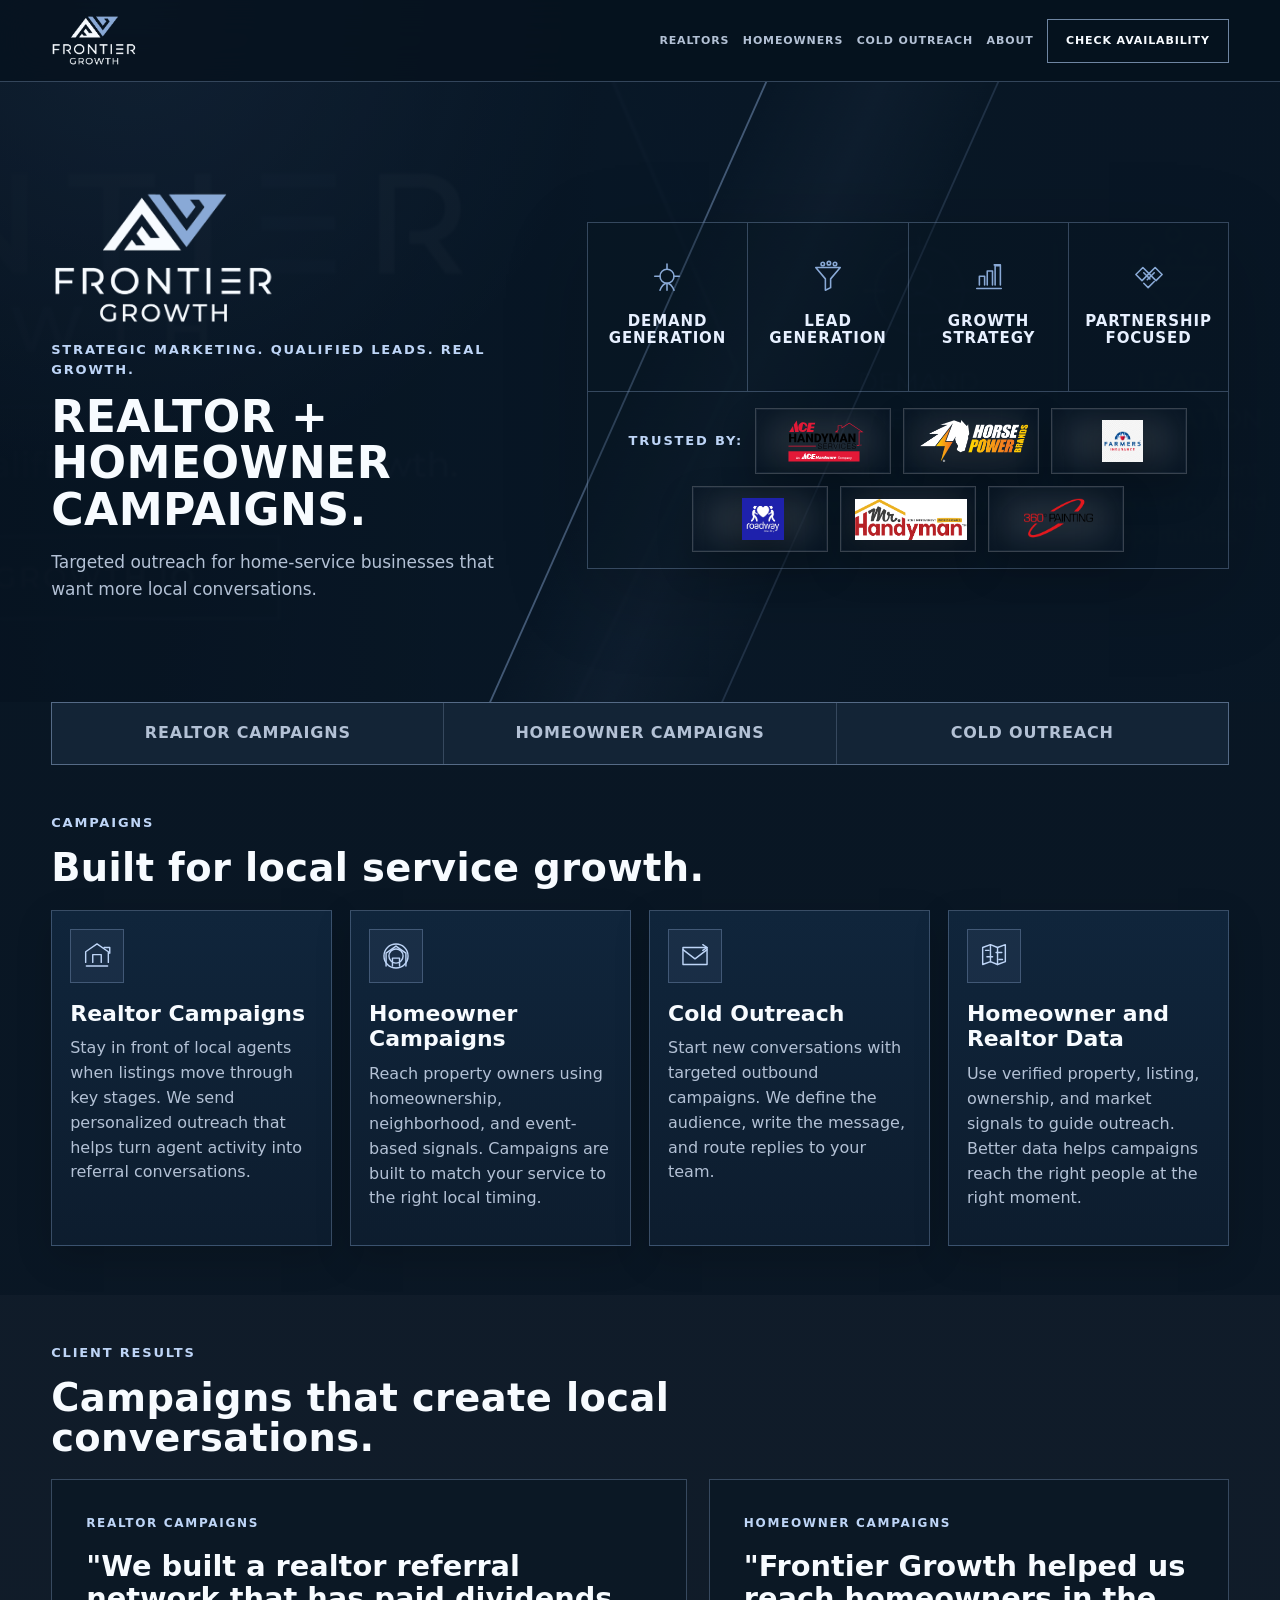
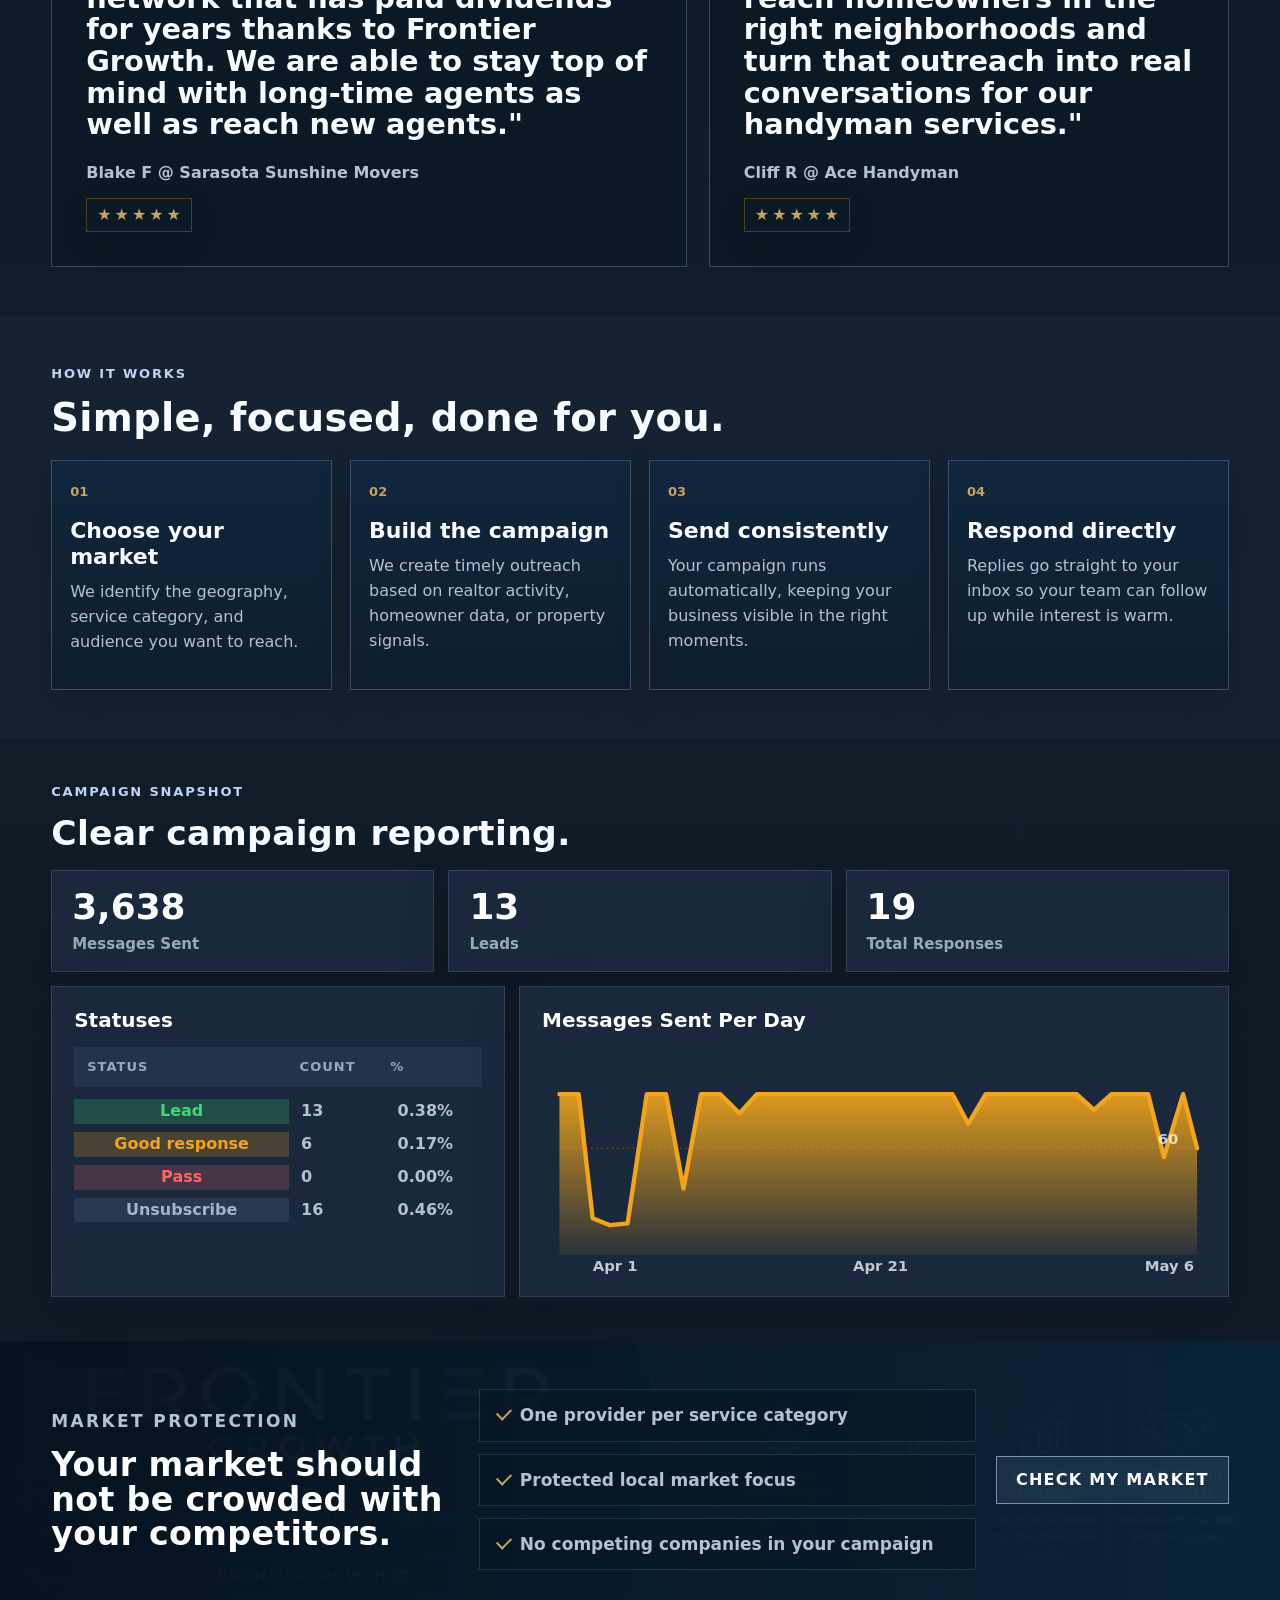
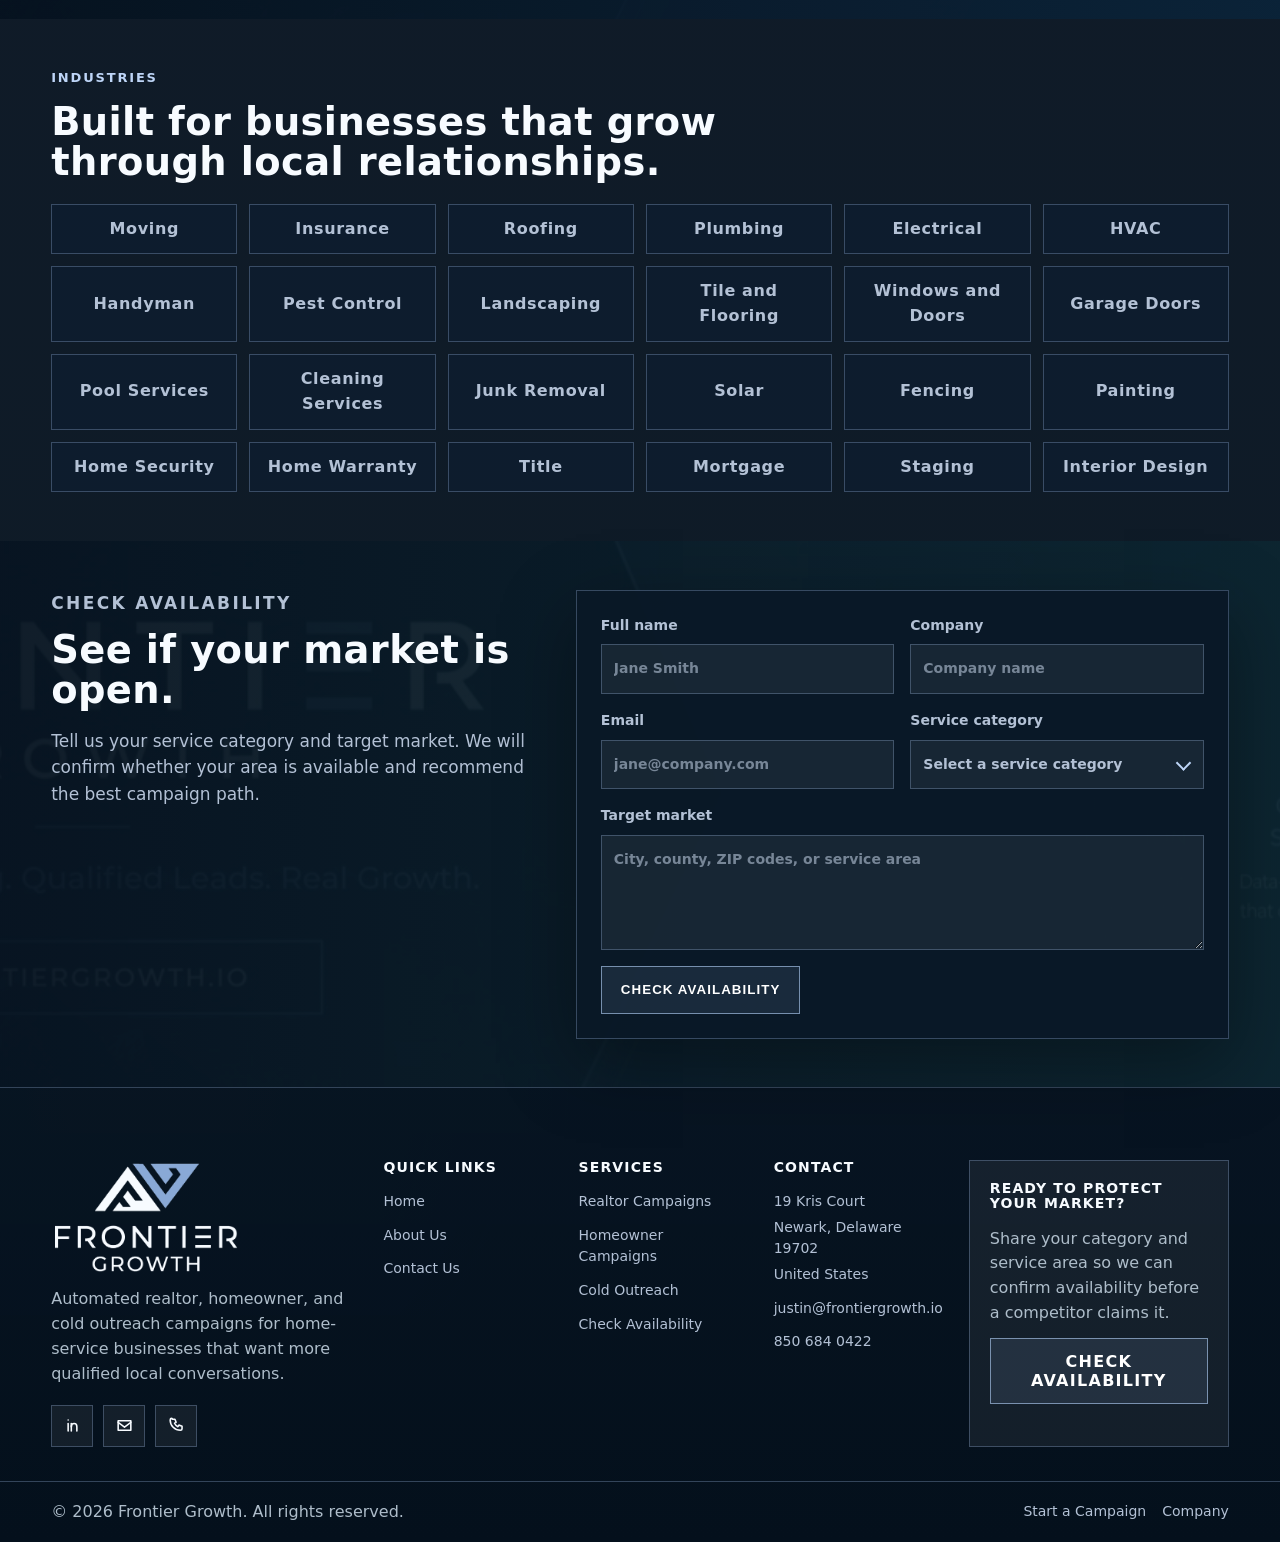
<file: index.html>
<!doctype html>
<html lang="en">
  <head>
    <meta charset="utf-8">
    <meta name="viewport" content="width=device-width, initial-scale=1">
    <link rel="icon" type="image/svg+xml" href="/favicon.svg?v=fg-20260526">
    <link rel="shortcut icon" href="/favicon.svg?v=fg-20260526">
    <title>Frontier Growth | Lead Generation for Home Services</title>
    <meta
      name="description"
      content="Frontier Growth builds automated realtor, homeowner, and cold outreach campaigns for home-service businesses that want qualified local conversations."
    >
    <meta name="keywords" content="automated lead generation, realtor campaigns, homeowner campaigns, cold outreach, home service marketing, local lead generation, email outreach campaigns">
    <link rel="canonical" href="https://www.frontiergrowth.io/">
    <meta property="og:title" content="Frontier Growth | Lead Generation for Home Services">
    <meta property="og:description" content="Automated realtor, homeowner, and cold outreach campaigns that help home-service businesses generate leads and book more appointments.">
    <meta property="og:type" content="website">
    <meta property="og:url" content="https://www.frontiergrowth.io/">
    <meta property="og:image" content="https://www.frontiergrowth.io/assets/frontier-growth-logo-light.png">
    <meta property="og:site_name" content="Frontier Growth">
    <meta name="twitter:card" content="summary_large_image">
    <meta name="twitter:title" content="Frontier Growth | Lead Generation for Home Services">
    <meta name="twitter:description" content="Automated realtor, homeowner, and cold outreach campaigns for home-service businesses.">
    <meta name="twitter:image" content="https://www.frontiergrowth.io/assets/frontier-growth-logo-light.png">
    <link rel="preload" as="image" href="assets/frontier-growth-logo-light-cropped.png">
    <link rel="preload" as="image" href="assets/frontier-growth-reference.jpg">
    <link rel="stylesheet" href="styles.css">
    <script type="application/ld+json">
      {
        "@context": "https://schema.org",
        "@type": "ProfessionalService",
        "name": "Frontier Growth",
        "url": "https://www.frontiergrowth.io/",
        "email": "justin@frontiergrowth.io",
        "telephone": "+1-850-684-0422",
        "description": "Frontier Growth builds automated outreach and strategic marketing systems for home-service businesses.",
        "areaServed": "United States",
        "serviceType": [
          "Automated lead generation",
          "Realtor campaigns",
          "Homeowner campaigns",
          "Cold outreach campaigns",
          "Strategic marketing systems"
        ]
      }
    </script>
  </head>
  <body>
    <a class="skip-link" href="#main-content">Skip to content</a>

    <!-- Site header and primary navigation -->
    <header class="site-header">
      <a class="brand" href="/" aria-label="Frontier Growth home">
        <img src="assets/frontier-growth-logo-light-cropped.png" alt="Frontier Growth" width="300" height="104">
      </a>
      <button class="nav-toggle" type="button" aria-label="Open navigation" aria-controls="primary-navigation" aria-expanded="false">
        <span></span>
        <span></span>
        <span></span>
      </button>
      <nav class="site-nav" id="primary-navigation" aria-label="Primary navigation">
        <a href="/realtor-campaigns">Realtors</a>
        <a href="/homeowner-campaigns">Homeowners</a>
        <a href="/cold-outreach">Cold Outreach</a>
        <a href="/about">About</a>
        <a class="nav-cta" href="/contact">Check Availability</a>
      </nav>
    </header>

    <main id="main-content">
      <!-- Hero and trust signals -->
      <section class="hero">
        <div class="hero-copy">
          <img class="hero-logo" src="assets/frontier-growth-logo-light-cropped.png" alt="Frontier Growth" width="300" height="104">
          <p class="eyebrow">Strategic marketing. Qualified leads. Real growth.</p>
          <h1>Realtor + homeowner campaigns.</h1>
          <p class="hero-text">
            Targeted outreach for home-service businesses that want more local conversations.
          </p>
        </div>
        <div class="hero-pillars" aria-label="Frontier Growth service pillars">
          <article>
            <svg viewBox="0 0 48 48" aria-hidden="true">
              <circle cx="24" cy="22" r="8"></circle>
              <path d="M10 22h6M32 22h6M24 8v6M24 30v8M16 38c2-5 5-8 8-8s6 3 8 8"></path>
            </svg>
            <h3>Demand Generation</h3>
          </article>
          <article>
            <svg viewBox="0 0 48 48" aria-hidden="true">
              <path d="M10 12h28l-11 13v10l-6 3V25L10 12Z"></path>
              <circle cx="18" cy="8" r="2"></circle>
              <circle cx="25" cy="7" r="2"></circle>
              <circle cx="32" cy="8" r="2"></circle>
            </svg>
            <h3>Lead Generation</h3>
          </article>
          <article>
            <svg viewBox="0 0 48 48" aria-hidden="true">
              <path d="M10 36h28M13 32V22h6v10M22 32V16h6v16M31 32V10h6v22M30 9h7v7"></path>
            </svg>
            <h3>Growth Strategy</h3>
          </article>
          <article>
            <svg viewBox="0 0 48 48" aria-hidden="true">
              <path d="M18 18l7 7M30 18l-8 8M9 20l8-8 7 7-8 8-7-7ZM39 20l-8-8-7 7 8 8 7-7ZM18 30l5 5 7-7"></path>
            </svg>
            <h3>Partnership Focused</h3>
          </article>
          <div class="trusted-by" aria-label="Trusted by clients">
            <span>Trusted by:</span>
            <div class="trusted-logo">
              <img src="assets/aahc-logo.svg" alt="Ace Handyman Services" loading="lazy" decoding="async" width="112" height="42">
            </div>
            <div class="trusted-logo">
              <img src="assets/horsepower-logo.png" alt="HorsePower Brands" loading="lazy" decoding="async" width="112" height="42">
            </div>
            <div class="trusted-logo">
              <img src="assets/farmers-insurance-logo.png" alt="Farmers Insurance" loading="lazy" decoding="async" width="112" height="42">
            </div>
            <div class="trusted-logo">
              <img src="assets/william-c-huff-logo.png" alt="William C. Huff" loading="lazy" decoding="async" width="112" height="42">
            </div>
            <div class="trusted-logo">
              <img src="assets/mr-handyman-logo.png" alt="Mr. Handyman" loading="lazy" decoding="async" width="112" height="42">
            </div>
            <div class="trusted-logo">
              <img src="assets/360-painting-logo.webp" alt="360 Painting" loading="lazy" decoding="async" width="112" height="42">
            </div>
          </div>
        </div>
      </section>

      <!-- Service quick links -->
      <section class="trust-strip" aria-label="Key benefits">
        <a href="/realtor-campaigns">Realtor campaigns</a>
        <a href="/homeowner-campaigns">Homeowner campaigns</a>
        <a href="/cold-outreach">Cold outreach</a>
      </section>

      <!-- Core campaign offerings -->
      <section class="section" id="campaigns">
        <div class="section-heading">
          <p class="eyebrow">Campaigns</p>
          <h2>Built for local service growth.</h2>
        </div>
        <div class="campaign-grid">
          <a class="campaign-card service-card" href="/realtor-campaigns">
            <div class="service-icon" aria-hidden="true">
              <svg viewBox="0 0 48 48">
                <path d="M8 33V18l16-11 16 11v15"></path>
                <path d="M18 33V22h12v11"></path>
                <path d="M9 38h30"></path>
                <path d="M34 12h8v8"></path>
              </svg>
            </div>
            <div class="campaign-body">
              <h3>Realtor Campaigns</h3>
              <p>
                Stay in front of local agents when listings move through key stages.
                We send personalized outreach that helps turn agent activity into referral conversations.
              </p>
            </div>
          </a>
          <a class="campaign-card service-card" href="/homeowner-campaigns">
            <div class="service-icon" aria-hidden="true">
              <svg viewBox="0 0 48 48">
                <path d="M10 38V20l14-10 14 10v18"></path>
                <path d="M19 38V27h10v11"></path>
                <circle cx="24" cy="24" r="17"></circle>
                <circle cx="24" cy="24" r="10"></circle>
              </svg>
            </div>
            <div class="campaign-body">
              <h3>Homeowner Campaigns</h3>
              <p>
                Reach property owners using homeownership, neighborhood, and event-based signals.
                Campaigns are built to match your service to the right local timing.
              </p>
            </div>
          </a>
          <a class="campaign-card service-card" href="/cold-outreach">
            <div class="service-icon" aria-hidden="true">
              <svg viewBox="0 0 48 48">
                <rect x="7" y="12" width="34" height="24"></rect>
                <path d="M7 15l17 13 17-13"></path>
                <path d="M35 8l6 4-6 4"></path>
              </svg>
            </div>
            <div class="campaign-body">
              <h3>Cold Outreach</h3>
              <p>
                Start new conversations with targeted outbound campaigns.
                We define the audience, write the message, and route replies to your team.
              </p>
            </div>
          </a>
          <a class="campaign-card service-card" href="/realtor-campaigns#data">
            <div class="service-icon" aria-hidden="true">
              <svg viewBox="0 0 48 48">
                <path d="M8 36V12l11-4 10 4 11-4v24l-11 4-10-4-11 4Z"></path>
                <path d="M19 8v24M29 12v24"></path>
                <path d="M14 25h8M27 19h8M12 16h5M31 29h5"></path>
              </svg>
            </div>
            <div class="campaign-body">
              <h3>Homeowner and Realtor Data</h3>
              <p>
                Use verified property, listing, ownership, and market signals to guide outreach.
                Better data helps campaigns reach the right people at the right moment.
              </p>
            </div>
          </a>
        </div>
      </section>

      <!-- Client results and testimonials -->
      <section class="section results-section" id="results">
        <div class="section-heading">
          <p class="eyebrow">Client results</p>
          <h2>Campaigns that create local conversations.</h2>
        </div>
        <div class="testimonial-grid">
          <div class="quote-block">
            <p class="testimonial-type">Realtor Campaigns</p>
            <blockquote>
              "We built a realtor referral network that has paid dividends for years thanks to Frontier Growth.
              We are able to stay top of mind with long-time agents as well as reach new agents."
            </blockquote>
            <cite>Blake F @ Sarasota Sunshine Movers</cite>
            <div class="star-rating" aria-label="5 out of 5 stars">
              <span class="sr-only">5 out of 5 stars</span>
              <span aria-hidden="true">★</span>
              <span aria-hidden="true">★</span>
              <span aria-hidden="true">★</span>
              <span aria-hidden="true">★</span>
              <span aria-hidden="true">★</span>
            </div>
          </div>
          <div class="quote-block">
            <p class="testimonial-type">Homeowner Campaigns</p>
            <blockquote>
              "Frontier Growth helped us reach homeowners in the right neighborhoods and turn that outreach
              into real conversations for our handyman services."
            </blockquote>
            <cite>Cliff R @ Ace Handyman</cite>
            <div class="star-rating" aria-label="5 out of 5 stars">
              <span class="sr-only">5 out of 5 stars</span>
              <span aria-hidden="true">★</span>
              <span aria-hidden="true">★</span>
              <span aria-hidden="true">★</span>
              <span aria-hidden="true">★</span>
              <span aria-hidden="true">★</span>
            </div>
          </div>
        </div>
      </section>

      <!-- Campaign process -->
      <section class="section process-section">
        <div class="section-heading">
          <p class="eyebrow">How it works</p>
          <h2>Simple, focused, done for you.</h2>
        </div>
        <div class="process-grid">
          <div class="process-step">
            <span>01</span>
            <h3>Choose your market</h3>
            <p>We identify the geography, service category, and audience you want to reach.</p>
          </div>
          <div class="process-step">
            <span>02</span>
            <h3>Build the campaign</h3>
            <p>We create timely outreach based on realtor activity, homeowner data, or property signals.</p>
          </div>
          <div class="process-step">
            <span>03</span>
            <h3>Send consistently</h3>
            <p>Your campaign runs automatically, keeping your business visible in the right moments.</p>
          </div>
          <div class="process-step">
            <span>04</span>
            <h3>Respond directly</h3>
            <p>Replies go straight to your inbox so your team can follow up while interest is warm.</p>
          </div>
        </div>
      </section>

      <!-- Reporting dashboard preview -->
      <section class="section dashboard-section">
        <div class="section-heading">
          <p class="eyebrow">Campaign snapshot</p>
          <h2>Clear campaign reporting.</h2>
        </div>
        <div class="dashboard-preview" aria-label="Campaign reporting dashboard preview">
          <div class="metric-grid">
            <div class="metric-card">
              <strong>3,638</strong>
              <span>Messages Sent</span>
            </div>
            <div class="metric-card">
              <strong>13</strong>
              <span>Leads</span>
            </div>
            <div class="metric-card">
              <strong>19</strong>
              <span>Total Responses</span>
            </div>
          </div>
          <div class="dashboard-grid">
            <div class="status-panel">
              <h3>Statuses</h3>
              <div class="status-head">
                <span>Status</span>
                <span>Count</span>
                <span>%</span>
              </div>
              <div class="status-row lead">
                <span>Lead</span>
                <span>13</span>
                <span>0.38%</span>
              </div>
              <div class="status-row good">
                <span>Good response</span>
                <span>6</span>
                <span>0.17%</span>
              </div>
              <div class="status-row pass">
                <span>Pass</span>
                <span>0</span>
                <span>0.00%</span>
              </div>
              <div class="status-row unsubscribe">
                <span>Unsubscribe</span>
                <span>16</span>
                <span>0.46%</span>
              </div>
            </div>
            <div class="chart-panel">
              <h3>Messages Sent Per Day</h3>
              <svg viewBox="0 0 760 260" role="img" aria-label="Messages sent per day line chart">
                <defs>
                  <linearGradient id="chartFill" x1="0" y1="0" x2="0" y2="1">
                    <stop offset="0%" stop-color="#f2a51a" stop-opacity="0.9"></stop>
                    <stop offset="100%" stop-color="#f2a51a" stop-opacity="0.08"></stop>
                  </linearGradient>
                </defs>
                <path class="chart-area" d="M20 54L42 54L58 196L78 204L98 202L120 54L142 54L162 162L182 54L204 54L226 76L246 54L470 54L488 88L508 54L612 54L632 72L652 54L694 54L712 126L734 54L750 116L750 238L20 238Z"></path>
                <path class="chart-line" d="M20 54L42 54L58 196L78 204L98 202L120 54L142 54L162 162L182 54L204 54L226 76L246 54L470 54L488 88L508 54L612 54L632 72L652 54L694 54L712 126L734 54L750 116"></path>
                <path class="chart-guide" d="M20 116H750"></path>
                <text x="705" y="111">60</text>
                <text x="58" y="256">Apr 1</text>
                <text x="356" y="256">Apr 21</text>
                <text x="690" y="256">May 6</text>
              </svg>
            </div>
          </div>
        </div>
      </section>

      <!-- Market exclusivity -->
      <section class="section exclusivity">
        <div>
          <p class="eyebrow">Market protection</p>
          <h2>Your market should not be crowded with your competitors.</h2>
        </div>
        <ul class="exclusivity-points">
          <li>One provider per service category</li>
          <li>Protected local market focus</li>
          <li>No competing companies in your campaign</li>
        </ul>
        <a class="button primary" href="/contact">Check My Market</a>
      </section>

      <!-- Supported industries -->
      <section class="section" id="industries">
        <div class="section-heading">
          <p class="eyebrow">Industries</p>
          <h2>Built for businesses that grow through local relationships.</h2>
        </div>
        <div class="industry-list">
          <span>Moving</span>
          <span>Insurance</span>
          <span>Roofing</span>
          <span>Plumbing</span>
          <span>Electrical</span>
          <span>HVAC</span>
          <span>Handyman</span>
          <span>Pest Control</span>
          <span>Landscaping</span>
          <span>Tile and Flooring</span>
          <span>Windows and Doors</span>
          <span>Garage Doors</span>
          <span>Pool Services</span>
          <span>Cleaning Services</span>
          <span>Junk Removal</span>
          <span>Solar</span>
          <span>Fencing</span>
          <span>Painting</span>
          <span>Home Security</span>
          <span>Home Warranty</span>
          <span>Title</span>
          <span>Mortgage</span>
          <span>Staging</span>
          <span>Interior Design</span>
        </div>
      </section>

      <!-- Contact form -->
      <section class="section contact-section" id="contact">
        <div>
          <p class="eyebrow">Check availability</p>
          <h2>See if your market is open.</h2>
          <p>
            Tell us your service category and target market. We will confirm whether your area is available
            and recommend the best campaign path.
          </p>
        </div>
        <form class="contact-form" name="contact" action="/thank-you" method="post">
          <input type="hidden" name="page" value="Home">
          <p class="form-hidden">
            <label>
              Do not fill this out
              <input name="bot-field">
            </label>
          </p>
          <label>
            Full name
            <input type="text" name="name" autocomplete="name" placeholder="Jane Smith" required>
          </label>
          <label>
            Company
            <input type="text" name="company" autocomplete="organization" placeholder="Company name" required>
          </label>
          <label>
            Email
            <input type="email" name="email" autocomplete="email" placeholder="jane@company.com" required>
          </label>
          <label>
            Service category
            <select name="category" required>
              <option value="" selected disabled>Select a service category</option>
              <option>Moving</option>
              <option>Insurance</option>
              <option>Roofing</option>
              <option>Plumbing</option>
              <option>Electrical</option>
              <option>HVAC</option>
              <option>Handyman</option>
              <option>Pest Control</option>
              <option>Landscaping</option>
              <option>Tile and Flooring</option>
              <option>Windows and Doors</option>
              <option>Garage Doors</option>
              <option>Pool Services</option>
              <option>Cleaning Services</option>
              <option>Junk Removal</option>
              <option>Solar</option>
              <option>Fencing</option>
              <option>Painting</option>
              <option>Home Security</option>
              <option>Home Warranty</option>
              <option>Title</option>
              <option>Mortgage</option>
              <option>Staging</option>
              <option>Interior Design</option>
              <option>Other</option>
            </select>
          </label>
          <label class="full">
            Target market
            <textarea name="market" rows="4" placeholder="City, county, ZIP codes, or service area" required></textarea>
          </label>
          <button class="button primary" type="submit">Check Availability</button>
        </form>
      </section>
    </main>

    <!-- Site footer -->
    <footer class="site-footer">
      <div class="footer-main">
        <section class="footer-brand" aria-label="Frontier Growth overview">
          <a class="footer-logo" href="/" aria-label="Frontier Growth home">
            <img src="assets/frontier-growth-logo-light-cropped.png" alt="Frontier Growth" width="300" height="104">
          </a>
          <p>
            Automated realtor, homeowner, and cold outreach campaigns for home-service businesses that want more qualified local conversations.
          </p>
          <div class="footer-social" aria-label="Connect with Frontier Growth">
            <a href="https://www.linkedin.com/company/frontier-growth-solutions" target="_blank" rel="noopener" aria-label="Frontier Growth on LinkedIn">
              <svg viewBox="0 0 24 24" aria-hidden="true">
                <path d="M6.5 9.5V19"></path>
                <path d="M6.5 5v.1"></path>
                <path d="M10.5 19V9.5"></path>
                <path d="M10.5 13.5c0-2.3 1.4-4 3.6-4 2.1 0 3.4 1.4 3.4 4V19"></path>
              </svg>
            </a>
            <a href="mailto:justin@frontiergrowth.io" aria-label="Email Frontier Growth">
              <svg viewBox="0 0 24 24" aria-hidden="true">
                <path d="M4 6h16v12H4z"></path>
                <path d="m4 8 8 6 8-6"></path>
              </svg>
            </a>
            <a href="tel:+18506840422" aria-label="Call Frontier Growth">
              <svg viewBox="0 0 24 24" aria-hidden="true">
                <path d="M7 4h3l1.5 4-2 1.2c1 2.1 2.2 3.3 4.3 4.3l1.2-2 4 1.5v3c0 1.1-.9 2-2 2-7.2 0-13-5.8-13-13 0-1.1.9-2 2-2Z"></path>
              </svg>
            </a>
          </div>
        </section>

        <nav class="footer-column" aria-label="Quick navigation">
          <h2>Quick Links</h2>
          <a href="/">Home</a>
          <a href="/about">About Us</a>
          <a href="/contact">Contact Us</a>
        </nav>

        <nav class="footer-column" aria-label="Services">
          <h2>Services</h2>
          <a href="/realtor-campaigns">Realtor Campaigns</a>
          <a href="/homeowner-campaigns">Homeowner Campaigns</a>
          <a href="/cold-outreach">Cold Outreach</a>
          <a href="/contact">Check Availability</a>
        </nav>

        <section class="footer-column footer-contact" aria-label="Contact information">
          <h2>Contact</h2>
          <address>
            <span>19 Kris Court</span>
            <span>Newark, Delaware 19702</span>
            <span>United States</span>
          </address>
          <a href="mailto:justin@frontiergrowth.io">justin@frontiergrowth.io</a>
          <a href="tel:+18506840422">850 684 0422</a>
        </section>

        <section class="footer-cta" aria-label="Market availability">
          <h2>Ready to protect your market?</h2>
          <p>Share your category and service area so we can confirm availability before a competitor claims it.</p>
          <a class="button primary" href="/contact">Check Availability</a>
        </section>
      </div>

      <div class="footer-bottom">
        <p>&copy; 2026 Frontier Growth. All rights reserved.</p>
        <div>
          <a href="/contact">Start a Campaign</a>
          <a href="/about">Company</a>
        </div>
      </div>
    </footer>

    <script src="script.js"></script>
  </body>
</html>
</file>
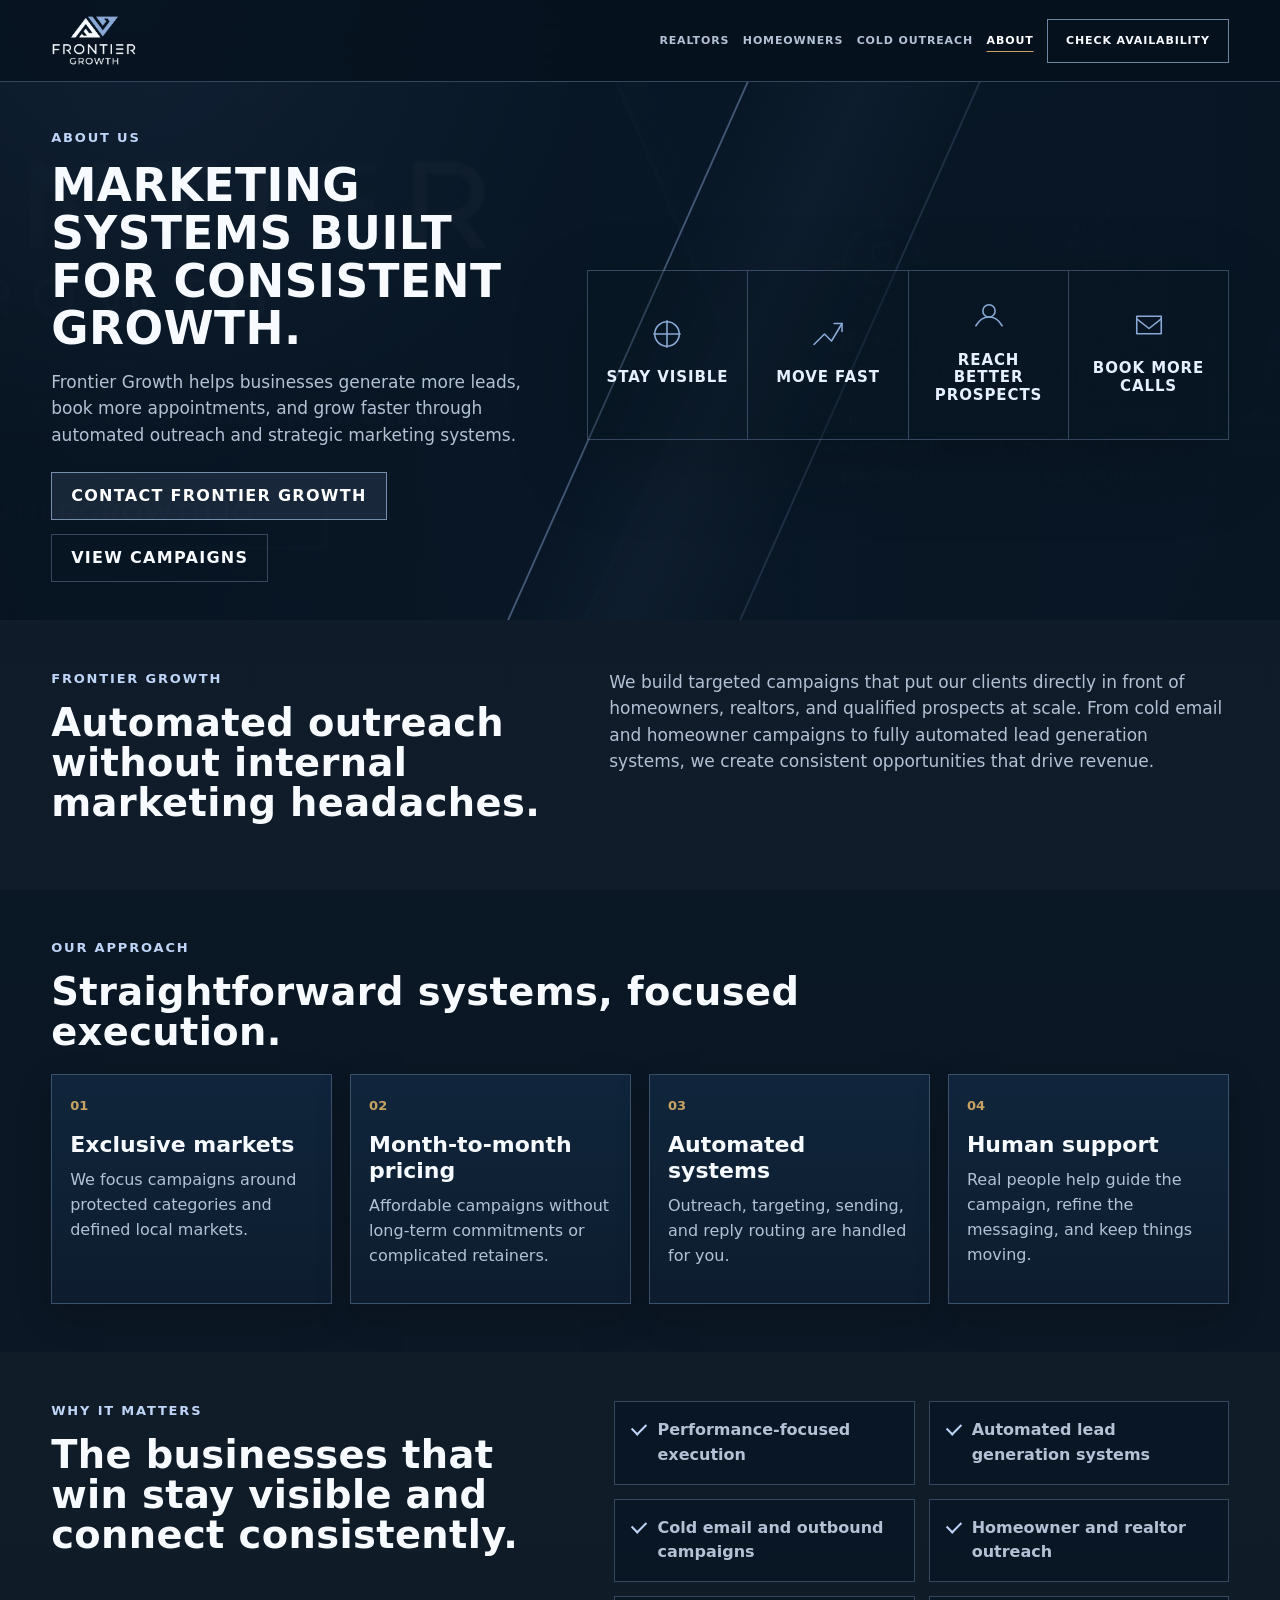
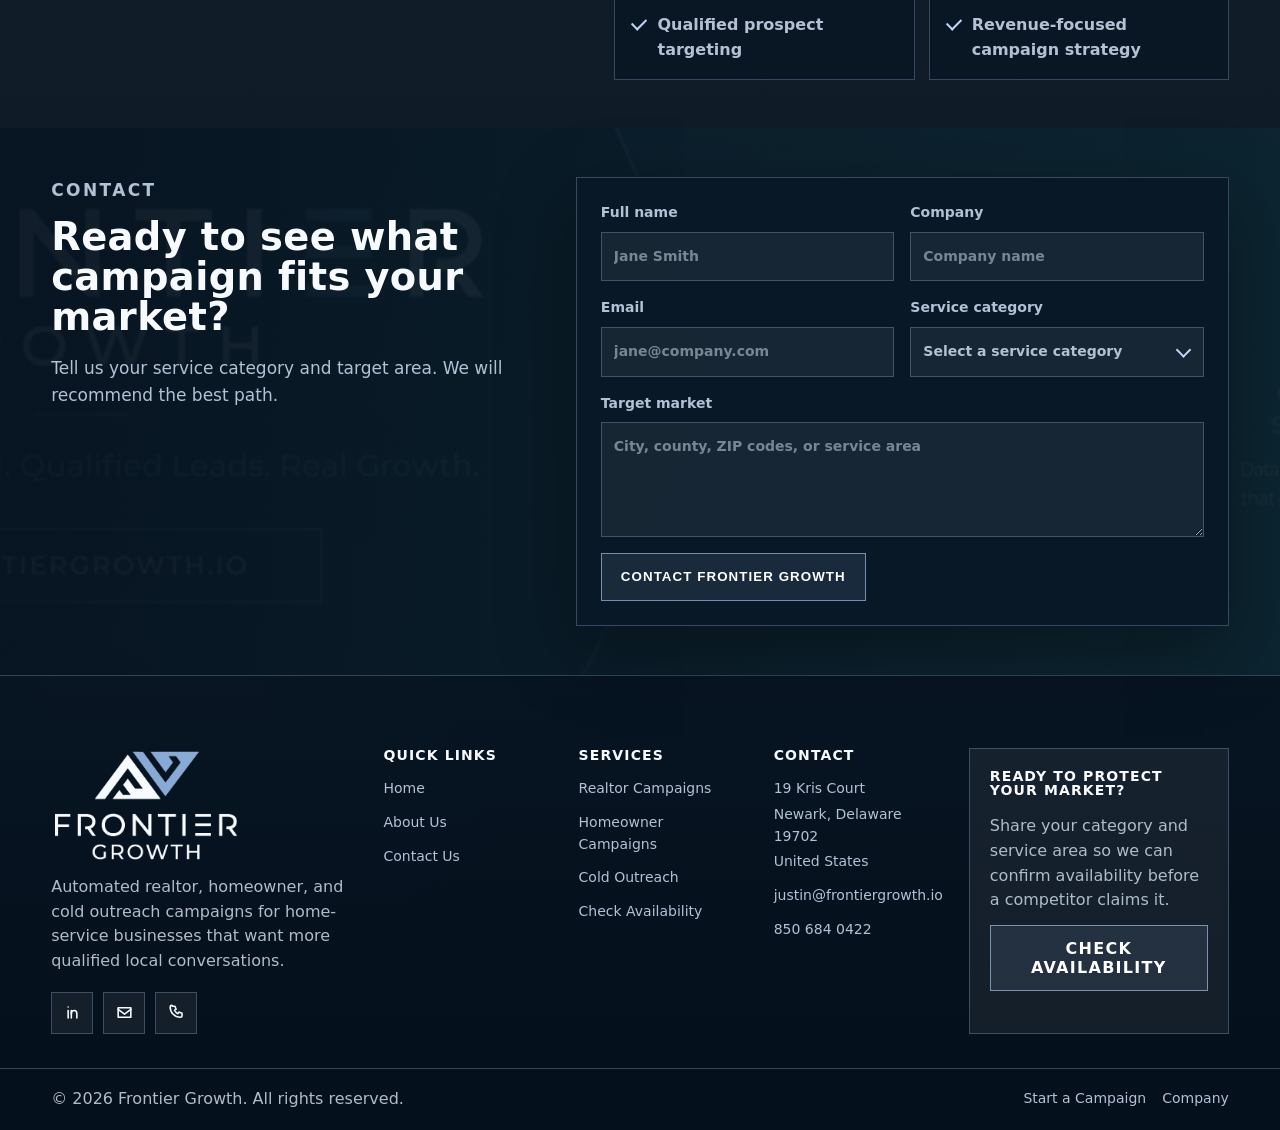
<file: about.html>
<!doctype html>
<html lang="en">
  <head>
    <meta charset="utf-8">
    <meta name="viewport" content="width=device-width, initial-scale=1">
    <link rel="icon" type="image/svg+xml" href="/favicon.svg?v=fg-20260526">
    <link rel="shortcut icon" href="/favicon.svg?v=fg-20260526">
    <title>About Frontier Growth | Automated Outreach</title>
    <meta
      name="description"
      content="Learn how Frontier Growth builds automated outreach, cold email, realtor, and homeowner campaigns that help businesses generate qualified leads."
    >
    <meta name="keywords" content="Frontier Growth, automated outreach, lead generation, strategic marketing, cold email, homeowner campaigns, realtor campaigns, appointment setting">
    <link rel="canonical" href="https://www.frontiergrowth.io/about">
    <meta property="og:title" content="About Frontier Growth | Automated Outreach">
    <meta property="og:description" content="Automated outreach and strategic marketing systems that help businesses generate leads, book appointments, and grow faster.">
    <meta property="og:type" content="website">
    <meta property="og:url" content="https://www.frontiergrowth.io/about">
    <meta property="og:image" content="https://www.frontiergrowth.io/assets/frontier-growth-logo-light.png">
    <meta property="og:site_name" content="Frontier Growth">
    <meta name="twitter:card" content="summary_large_image">
    <meta name="twitter:title" content="About Frontier Growth | Automated Outreach">
    <meta name="twitter:description" content="Automated outreach and strategic marketing systems that help businesses generate leads, book appointments, and grow faster.">
    <meta name="twitter:image" content="https://www.frontiergrowth.io/assets/frontier-growth-logo-light.png">
    <link rel="stylesheet" href="styles.css">
    <script type="application/ld+json">
      {
        "@context": "https://schema.org",
        "@type": "AboutPage",
        "name": "About Frontier Growth",
        "url": "https://www.frontiergrowth.io/about",
        "mainEntity": {
          "@type": "ProfessionalService",
          "name": "Frontier Growth",
          "email": "justin@frontiergrowth.io",
          "telephone": "+1-850-684-0422",
          "description": "Frontier Growth helps businesses generate more leads, book more appointments, and grow faster through automated outreach and strategic marketing systems."
        }
      }
    </script>
  </head>
  <body>
    <a class="skip-link" href="#main-content">Skip to content</a>

    <!-- Site header and primary navigation -->
    <header class="site-header">
      <a class="brand" href="/" aria-label="Frontier Growth home">
        <img src="assets/frontier-growth-logo-light-cropped.png" alt="Frontier Growth" width="300" height="104">
      </a>
      <button class="nav-toggle" type="button" aria-label="Open navigation" aria-controls="primary-navigation" aria-expanded="false">
        <span></span>
        <span></span>
        <span></span>
      </button>
      <nav class="site-nav" id="primary-navigation" aria-label="Primary navigation">
        <a href="/realtor-campaigns">Realtors</a>
        <a href="/homeowner-campaigns">Homeowners</a>
        <a href="/cold-outreach">Cold Outreach</a>
        <a href="/about" aria-current="page">About</a>
        <a class="nav-cta" href="/contact">Check Availability</a>
      </nav>
    </header>

    <main id="main-content">
      <!-- Page hero -->
      <section class="hero page-hero">
        <div class="hero-copy">
          <p class="eyebrow">About Us</p>
          <h1>Marketing systems built for consistent growth.</h1>
          <p class="hero-text">
            Frontier Growth helps businesses generate more leads, book more appointments, and grow faster
            through automated outreach and strategic marketing systems.
          </p>
          <div class="button-row">
            <a class="button primary" href="/contact">Contact Frontier Growth</a>
            <a class="button secondary" href="/cold-outreach">View Campaigns</a>
          </div>
        </div>
        <div class="hero-pillars" aria-label="Frontier Growth approach">
          <article>
            <svg viewBox="0 0 48 48" aria-hidden="true">
              <path d="M9 24h30M24 9v30"></path>
              <circle cx="24" cy="24" r="14"></circle>
            </svg>
            <h3>Stay Visible</h3>
          </article>
          <article>
            <svg viewBox="0 0 48 48" aria-hidden="true">
              <path d="M8 36l12-12 8 8 12-20"></path>
              <path d="M31 12h9v9"></path>
            </svg>
            <h3>Move Fast</h3>
          </article>
          <article>
            <svg viewBox="0 0 48 48" aria-hidden="true">
              <path d="M9 34c4-7 9-10 15-10s11 3 15 10"></path>
              <circle cx="24" cy="17" r="7"></circle>
            </svg>
            <h3>Reach Better Prospects</h3>
          </article>
          <article>
            <svg viewBox="0 0 48 48" aria-hidden="true">
              <path d="M10 14h28v20H10z"></path>
              <path d="M10 17l14 11 14-11"></path>
            </svg>
            <h3>Book More Calls</h3>
          </article>
        </div>
      </section>

      <!-- Company overview -->
      <section class="section split">
        <div>
          <p class="eyebrow">Frontier Growth</p>
          <h2>Automated outreach without internal marketing headaches.</h2>
        </div>
        <div>
          <p class="section-copy">
            We build targeted campaigns that put our clients directly in front of homeowners, realtors,
            and qualified prospects at scale. From cold email and homeowner campaigns to fully automated
            lead generation systems, we create consistent opportunities that drive revenue.
          </p>
        </div>
      </section>

      <!-- Operating approach -->
      <section class="section">
        <div class="section-heading">
          <p class="eyebrow">Our approach</p>
          <h2>Straightforward systems, focused execution.</h2>
        </div>
        <div class="process-grid">
          <div class="process-step">
            <span>01</span>
            <h3>Exclusive markets</h3>
            <p>We focus campaigns around protected categories and defined local markets.</p>
          </div>
          <div class="process-step">
            <span>02</span>
            <h3>Month-to-month pricing</h3>
            <p>Affordable campaigns without long-term commitments or complicated retainers.</p>
          </div>
          <div class="process-step">
            <span>03</span>
            <h3>Automated systems</h3>
            <p>Outreach, targeting, sending, and reply routing are handled for you.</p>
          </div>
          <div class="process-step">
            <span>04</span>
            <h3>Human support</h3>
            <p>Real people help guide the campaign, refine the messaging, and keep things moving.</p>
          </div>
        </div>
      </section>

      <!-- Value proposition -->
      <section class="section feature-band">
        <div>
          <p class="eyebrow">Why it matters</p>
          <h2>The businesses that win stay visible and connect consistently.</h2>
        </div>
        <ul class="check-list">
          <li>Performance-focused execution</li>
          <li>Automated lead generation systems</li>
          <li>Cold email and outbound campaigns</li>
          <li>Homeowner and realtor outreach</li>
          <li>Qualified prospect targeting</li>
          <li>Revenue-focused campaign strategy</li>
        </ul>
      </section>

      <!-- Contact form -->
      <section class="section contact-section" id="contact">
        <div>
          <p class="eyebrow">Contact</p>
          <h2>Ready to see what campaign fits your market?</h2>
          <p>Tell us your service category and target area. We will recommend the best path.</p>
        </div>
        <form class="contact-form" name="contact" action="/thank-you" method="post">
          <input type="hidden" name="page" value="About">
          <p class="form-hidden">
            <label>
              Do not fill this out
              <input name="bot-field">
            </label>
          </p>
          <label>
            Full name
            <input type="text" name="name" autocomplete="name" placeholder="Jane Smith" required>
          </label>
          <label>
            Company
            <input type="text" name="company" autocomplete="organization" placeholder="Company name" required>
          </label>
          <label>
            Email
            <input type="email" name="email" autocomplete="email" placeholder="jane@company.com" required>
          </label>
          <label>
            Service category
            <select name="category" required>
              <option value="" selected disabled>Select a service category</option>
              <option>Moving</option>
              <option>Insurance</option>
              <option>Roofing</option>
              <option>Plumbing</option>
              <option>Electrical</option>
              <option>HVAC</option>
              <option>Handyman</option>
              <option>Pest Control</option>
              <option>Landscaping</option>
              <option>Tile and Flooring</option>
              <option>Windows and Doors</option>
              <option>Garage Doors</option>
              <option>Pool Services</option>
              <option>Cleaning Services</option>
              <option>Junk Removal</option>
              <option>Solar</option>
              <option>Fencing</option>
              <option>Painting</option>
              <option>Home Security</option>
              <option>Home Warranty</option>
              <option>Title</option>
              <option>Mortgage</option>
              <option>Staging</option>
              <option>Interior Design</option>
              <option>Other</option>
            </select>
          </label>
          <label class="full">
            Target market
            <textarea name="market" rows="4" placeholder="City, county, ZIP codes, or service area" required></textarea>
          </label>
          <button class="button primary" type="submit">Contact Frontier Growth</button>
        </form>
      </section>
    </main>
    <!-- Site footer -->
    <footer class="site-footer">
      <div class="footer-main">
        <section class="footer-brand" aria-label="Frontier Growth overview">
          <a class="footer-logo" href="/" aria-label="Frontier Growth home">
            <img src="assets/frontier-growth-logo-light-cropped.png" alt="Frontier Growth" width="300" height="104">
          </a>
          <p>
            Automated realtor, homeowner, and cold outreach campaigns for home-service businesses that want more qualified local conversations.
          </p>
          <div class="footer-social" aria-label="Connect with Frontier Growth">
            <a href="https://www.linkedin.com/company/frontier-growth-solutions" target="_blank" rel="noopener" aria-label="Frontier Growth on LinkedIn">
              <svg viewBox="0 0 24 24" aria-hidden="true">
                <path d="M6.5 9.5V19"></path>
                <path d="M6.5 5v.1"></path>
                <path d="M10.5 19V9.5"></path>
                <path d="M10.5 13.5c0-2.3 1.4-4 3.6-4 2.1 0 3.4 1.4 3.4 4V19"></path>
              </svg>
            </a>
            <a href="mailto:justin@frontiergrowth.io" aria-label="Email Frontier Growth">
              <svg viewBox="0 0 24 24" aria-hidden="true">
                <path d="M4 6h16v12H4z"></path>
                <path d="m4 8 8 6 8-6"></path>
              </svg>
            </a>
            <a href="tel:+18506840422" aria-label="Call Frontier Growth">
              <svg viewBox="0 0 24 24" aria-hidden="true">
                <path d="M7 4h3l1.5 4-2 1.2c1 2.1 2.2 3.3 4.3 4.3l1.2-2 4 1.5v3c0 1.1-.9 2-2 2-7.2 0-13-5.8-13-13 0-1.1.9-2 2-2Z"></path>
              </svg>
            </a>
          </div>
        </section>

        <nav class="footer-column" aria-label="Quick navigation">
          <h2>Quick Links</h2>
          <a href="/">Home</a>
          <a href="/about">About Us</a>
          <a href="/contact">Contact Us</a>
        </nav>

        <nav class="footer-column" aria-label="Services">
          <h2>Services</h2>
          <a href="/realtor-campaigns">Realtor Campaigns</a>
          <a href="/homeowner-campaigns">Homeowner Campaigns</a>
          <a href="/cold-outreach">Cold Outreach</a>
          <a href="/contact">Check Availability</a>
        </nav>

        <section class="footer-column footer-contact" aria-label="Contact information">
          <h2>Contact</h2>
          <address>
            <span>19 Kris Court</span>
            <span>Newark, Delaware 19702</span>
            <span>United States</span>
          </address>
          <a href="mailto:justin@frontiergrowth.io">justin@frontiergrowth.io</a>
          <a href="tel:+18506840422">850 684 0422</a>
        </section>

        <section class="footer-cta" aria-label="Market availability">
          <h2>Ready to protect your market?</h2>
          <p>Share your category and service area so we can confirm availability before a competitor claims it.</p>
          <a class="button primary" href="/contact">Check Availability</a>
        </section>
      </div>

      <div class="footer-bottom">
        <p>&copy; 2026 Frontier Growth. All rights reserved.</p>
        <div>
          <a href="/contact">Start a Campaign</a>
          <a href="/about">Company</a>
        </div>
      </div>
    </footer>

    <script src="script.js"></script>
  </body>
</html>
</file>
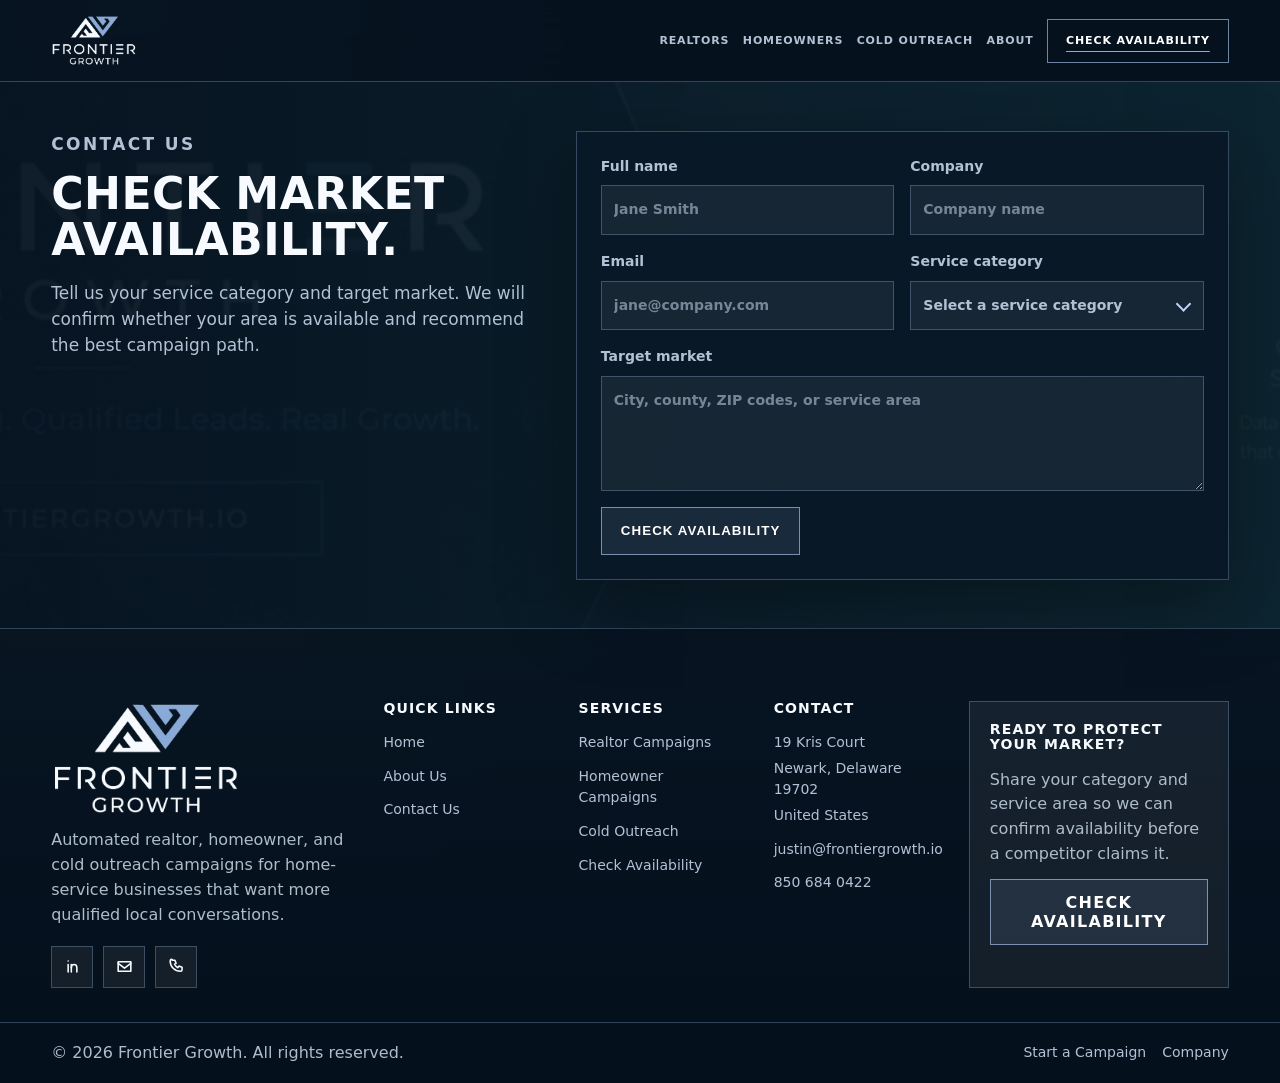
<file: contact.html>
<!doctype html>
<html lang="en">
  <head>
    <meta charset="utf-8">
    <meta name="viewport" content="width=device-width, initial-scale=1">
    <link rel="icon" type="image/svg+xml" href="/favicon.svg?v=fg-20260526">
    <link rel="shortcut icon" href="/favicon.svg?v=fg-20260526">
    <title>Contact Us | Frontier Growth</title>
    <meta
      name="description"
      content="Contact Frontier Growth to check market availability and choose the right realtor, homeowner, or cold outreach campaign."
    >
    <meta name="keywords" content="contact Frontier Growth, check market availability, home service lead generation, outreach campaigns">
    <link rel="canonical" href="https://www.frontiergrowth.io/contact">
    <meta property="og:title" content="Contact Us | Frontier Growth">
    <meta property="og:description" content="Share your service category and market so Frontier Growth can recommend the right campaign path.">
    <meta property="og:type" content="website">
    <meta property="og:url" content="https://www.frontiergrowth.io/contact">
    <meta property="og:image" content="https://www.frontiergrowth.io/assets/frontier-growth-logo-light.png">
    <meta property="og:site_name" content="Frontier Growth">
    <meta name="twitter:card" content="summary_large_image">
    <meta name="twitter:title" content="Contact Us | Frontier Growth">
    <meta name="twitter:description" content="Check market availability and choose the right campaign path.">
    <meta name="twitter:image" content="https://www.frontiergrowth.io/assets/frontier-growth-logo-light.png">
    <link rel="preload" as="image" href="assets/frontier-growth-logo-light-cropped.png">
    <link rel="preload" as="image" href="assets/frontier-growth-reference.jpg">
    <link rel="stylesheet" href="styles.css">
  </head>
  <body>
    <a class="skip-link" href="#main-content">Skip to content</a>

    <!-- Site header and primary navigation -->
    <header class="site-header">
      <a class="brand" href="/" aria-label="Frontier Growth home">
        <img src="assets/frontier-growth-logo-light-cropped.png" alt="Frontier Growth" width="300" height="104">
      </a>
      <button class="nav-toggle" type="button" aria-label="Open navigation" aria-controls="primary-navigation" aria-expanded="false">
        <span></span>
        <span></span>
        <span></span>
      </button>
      <nav class="site-nav" id="primary-navigation" aria-label="Primary navigation">
        <a href="/realtor-campaigns">Realtors</a>
        <a href="/homeowner-campaigns">Homeowners</a>
        <a href="/cold-outreach">Cold Outreach</a>
        <a href="/about">About</a>
        <a class="nav-cta" href="/contact" aria-current="page">Check Availability</a>
      </nav>
    </header>

    <main id="main-content">
      <!-- Contact form -->
      <section class="section contact-section contact-page-section">
        <div>
          <p class="eyebrow">Contact Us</p>
          <h1>Check market availability.</h1>
          <p>
            Tell us your service category and target market. We will confirm whether your area is available
            and recommend the best campaign path.
          </p>
        </div>
        <form class="contact-form" name="contact" action="/thank-you" method="post">
          <input type="hidden" name="page" value="Contact">
          <p class="form-hidden">
            <label>
              Do not fill this out
              <input name="bot-field">
            </label>
          </p>
          <label>
            Full name
            <input type="text" name="name" autocomplete="name" placeholder="Jane Smith" required>
          </label>
          <label>
            Company
            <input type="text" name="company" autocomplete="organization" placeholder="Company name" required>
          </label>
          <label>
            Email
            <input type="email" name="email" autocomplete="email" placeholder="jane@company.com" required>
          </label>
          <label>
            Service category
            <select name="category" required>
              <option value="" selected disabled>Select a service category</option>
              <option>Moving</option>
              <option>Insurance</option>
              <option>Roofing</option>
              <option>Plumbing</option>
              <option>Electrical</option>
              <option>HVAC</option>
              <option>Handyman</option>
              <option>Pest Control</option>
              <option>Landscaping</option>
              <option>Tile and Flooring</option>
              <option>Windows and Doors</option>
              <option>Garage Doors</option>
              <option>Pool Services</option>
              <option>Cleaning Services</option>
              <option>Junk Removal</option>
              <option>Solar</option>
              <option>Fencing</option>
              <option>Painting</option>
              <option>Home Security</option>
              <option>Home Warranty</option>
              <option>Title</option>
              <option>Mortgage</option>
              <option>Staging</option>
              <option>Interior Design</option>
              <option>Other</option>
            </select>
          </label>
          <label class="full">
            Target market
            <textarea name="market" rows="4" placeholder="City, county, ZIP codes, or service area" required></textarea>
          </label>
          <button class="button primary" type="submit">Check Availability</button>
        </form>
      </section>
    </main>
    <!-- Site footer -->
    <footer class="site-footer">
      <div class="footer-main">
        <section class="footer-brand" aria-label="Frontier Growth overview">
          <a class="footer-logo" href="/" aria-label="Frontier Growth home">
            <img src="assets/frontier-growth-logo-light-cropped.png" alt="Frontier Growth" width="300" height="104">
          </a>
          <p>
            Automated realtor, homeowner, and cold outreach campaigns for home-service businesses that want more qualified local conversations.
          </p>
          <div class="footer-social" aria-label="Connect with Frontier Growth">
            <a href="https://www.linkedin.com/company/frontier-growth-solutions" target="_blank" rel="noopener" aria-label="Frontier Growth on LinkedIn">
              <svg viewBox="0 0 24 24" aria-hidden="true">
                <path d="M6.5 9.5V19"></path>
                <path d="M6.5 5v.1"></path>
                <path d="M10.5 19V9.5"></path>
                <path d="M10.5 13.5c0-2.3 1.4-4 3.6-4 2.1 0 3.4 1.4 3.4 4V19"></path>
              </svg>
            </a>
            <a href="mailto:justin@frontiergrowth.io" aria-label="Email Frontier Growth">
              <svg viewBox="0 0 24 24" aria-hidden="true">
                <path d="M4 6h16v12H4z"></path>
                <path d="m4 8 8 6 8-6"></path>
              </svg>
            </a>
            <a href="tel:+18506840422" aria-label="Call Frontier Growth">
              <svg viewBox="0 0 24 24" aria-hidden="true">
                <path d="M7 4h3l1.5 4-2 1.2c1 2.1 2.2 3.3 4.3 4.3l1.2-2 4 1.5v3c0 1.1-.9 2-2 2-7.2 0-13-5.8-13-13 0-1.1.9-2 2-2Z"></path>
              </svg>
            </a>
          </div>
        </section>

        <nav class="footer-column" aria-label="Quick navigation">
          <h2>Quick Links</h2>
          <a href="/">Home</a>
          <a href="/about">About Us</a>
          <a href="/contact">Contact Us</a>
        </nav>

        <nav class="footer-column" aria-label="Services">
          <h2>Services</h2>
          <a href="/realtor-campaigns">Realtor Campaigns</a>
          <a href="/homeowner-campaigns">Homeowner Campaigns</a>
          <a href="/cold-outreach">Cold Outreach</a>
          <a href="/contact">Check Availability</a>
        </nav>

        <section class="footer-column footer-contact" aria-label="Contact information">
          <h2>Contact</h2>
          <address>
            <span>19 Kris Court</span>
            <span>Newark, Delaware 19702</span>
            <span>United States</span>
          </address>
          <a href="mailto:justin@frontiergrowth.io">justin@frontiergrowth.io</a>
          <a href="tel:+18506840422">850 684 0422</a>
        </section>

        <section class="footer-cta" aria-label="Market availability">
          <h2>Ready to protect your market?</h2>
          <p>Share your category and service area so we can confirm availability before a competitor claims it.</p>
          <a class="button primary" href="/contact">Check Availability</a>
        </section>
      </div>

      <div class="footer-bottom">
        <p>&copy; 2026 Frontier Growth. All rights reserved.</p>
        <div>
          <a href="/contact">Start a Campaign</a>
          <a href="/about">Company</a>
        </div>
      </div>
    </footer>

    <script src="script.js"></script>
  </body>
</html>
</file>
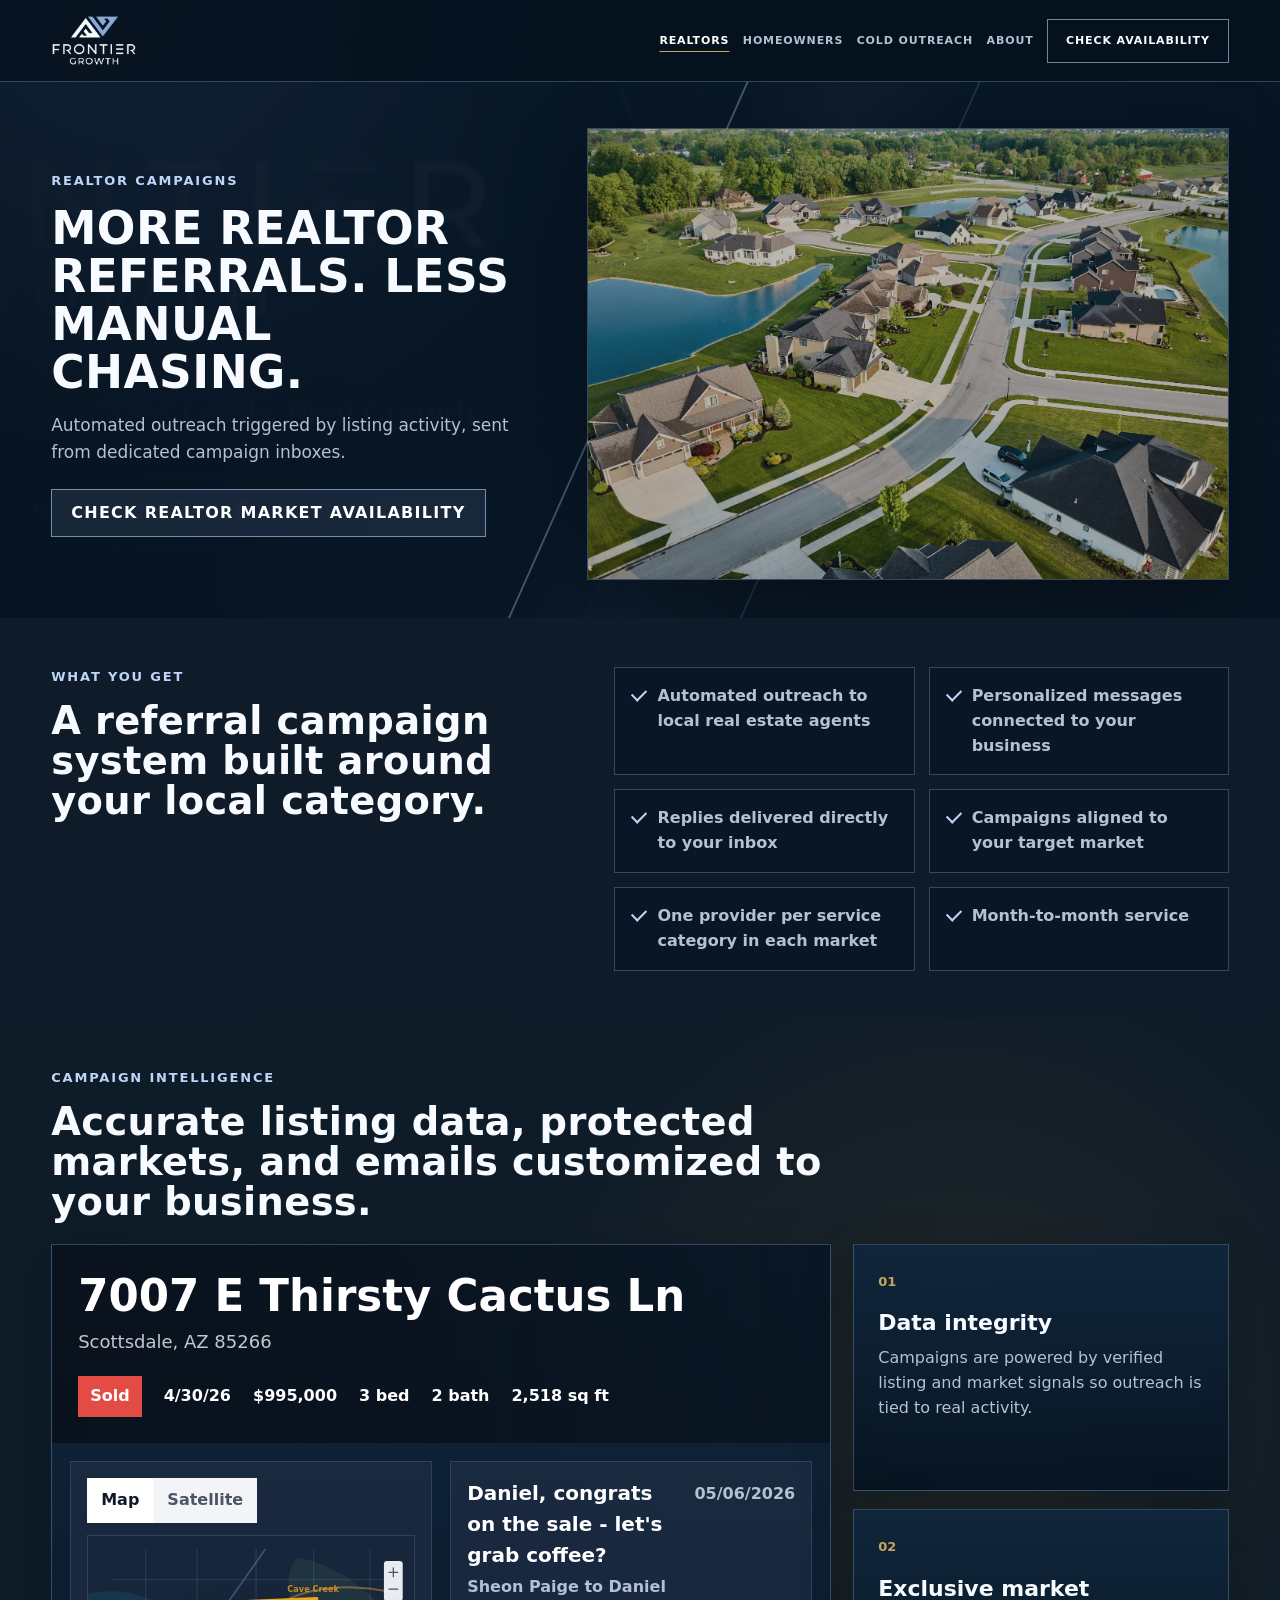
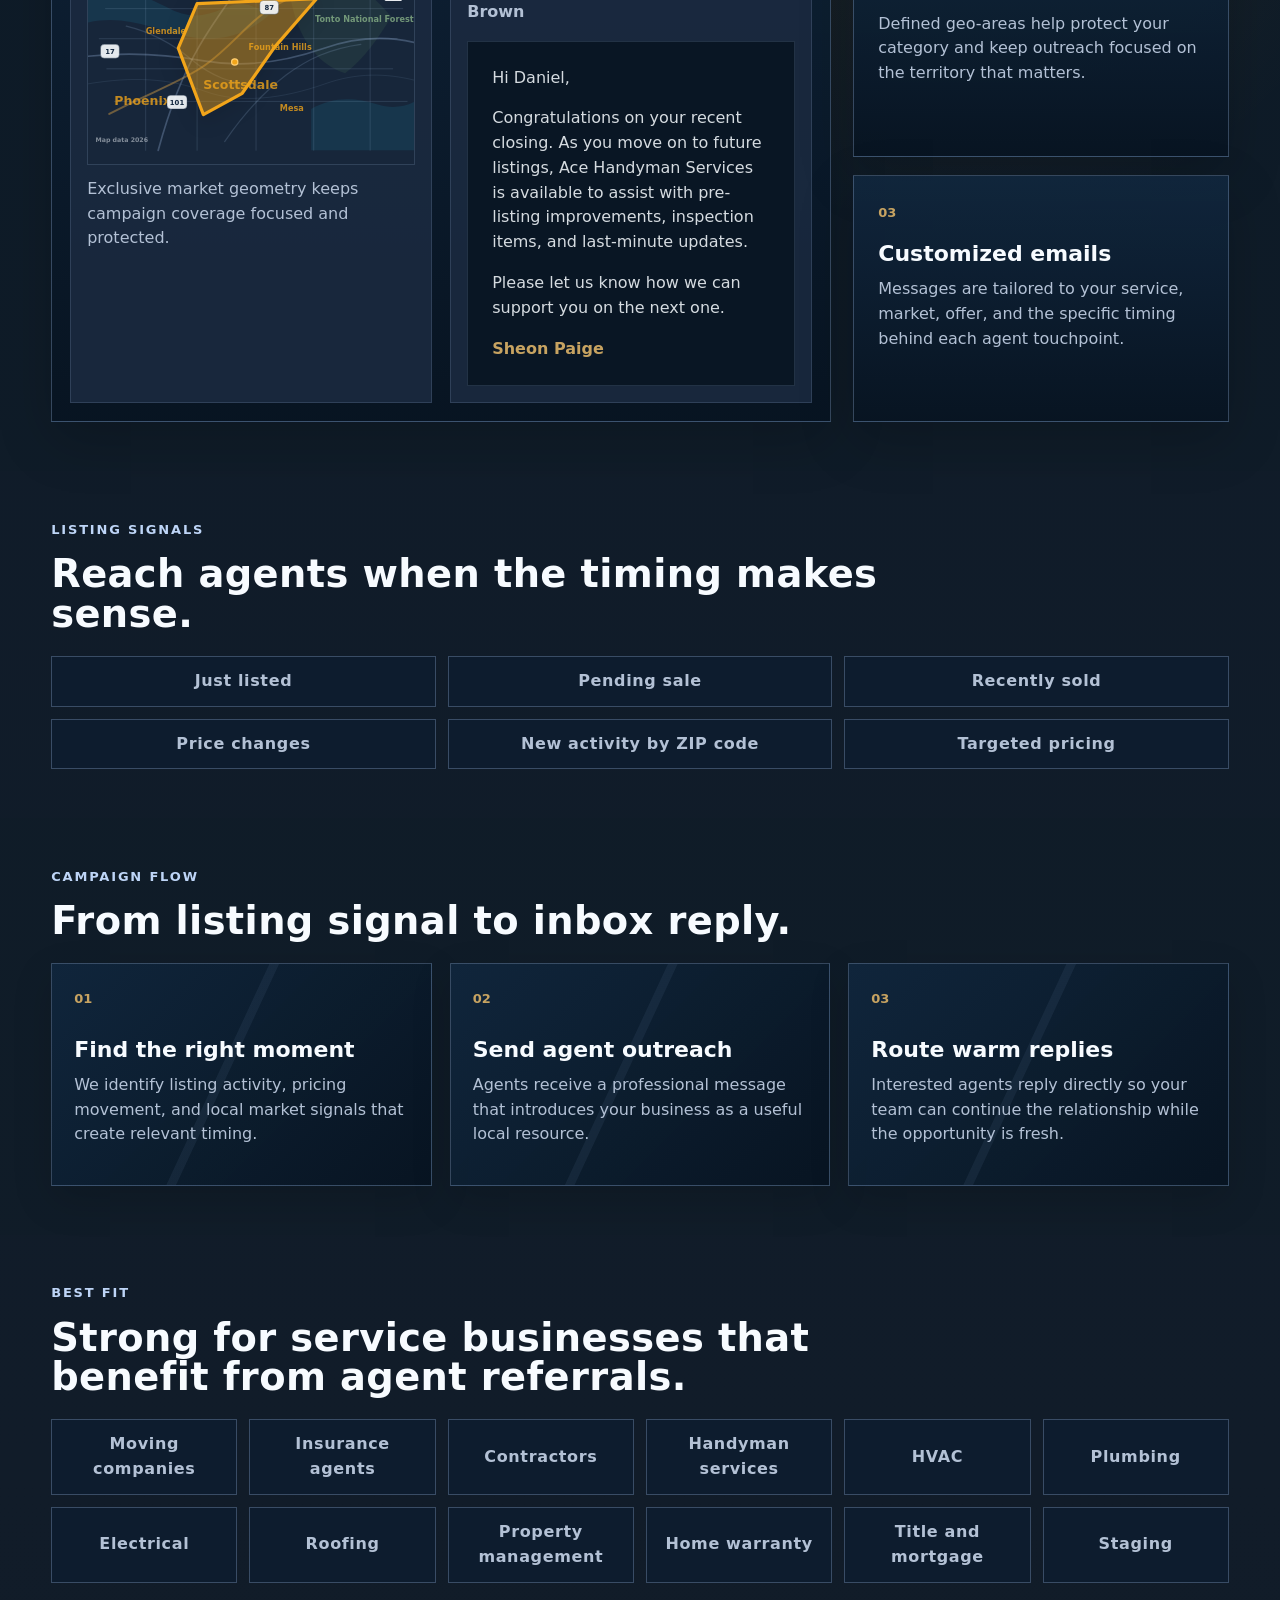
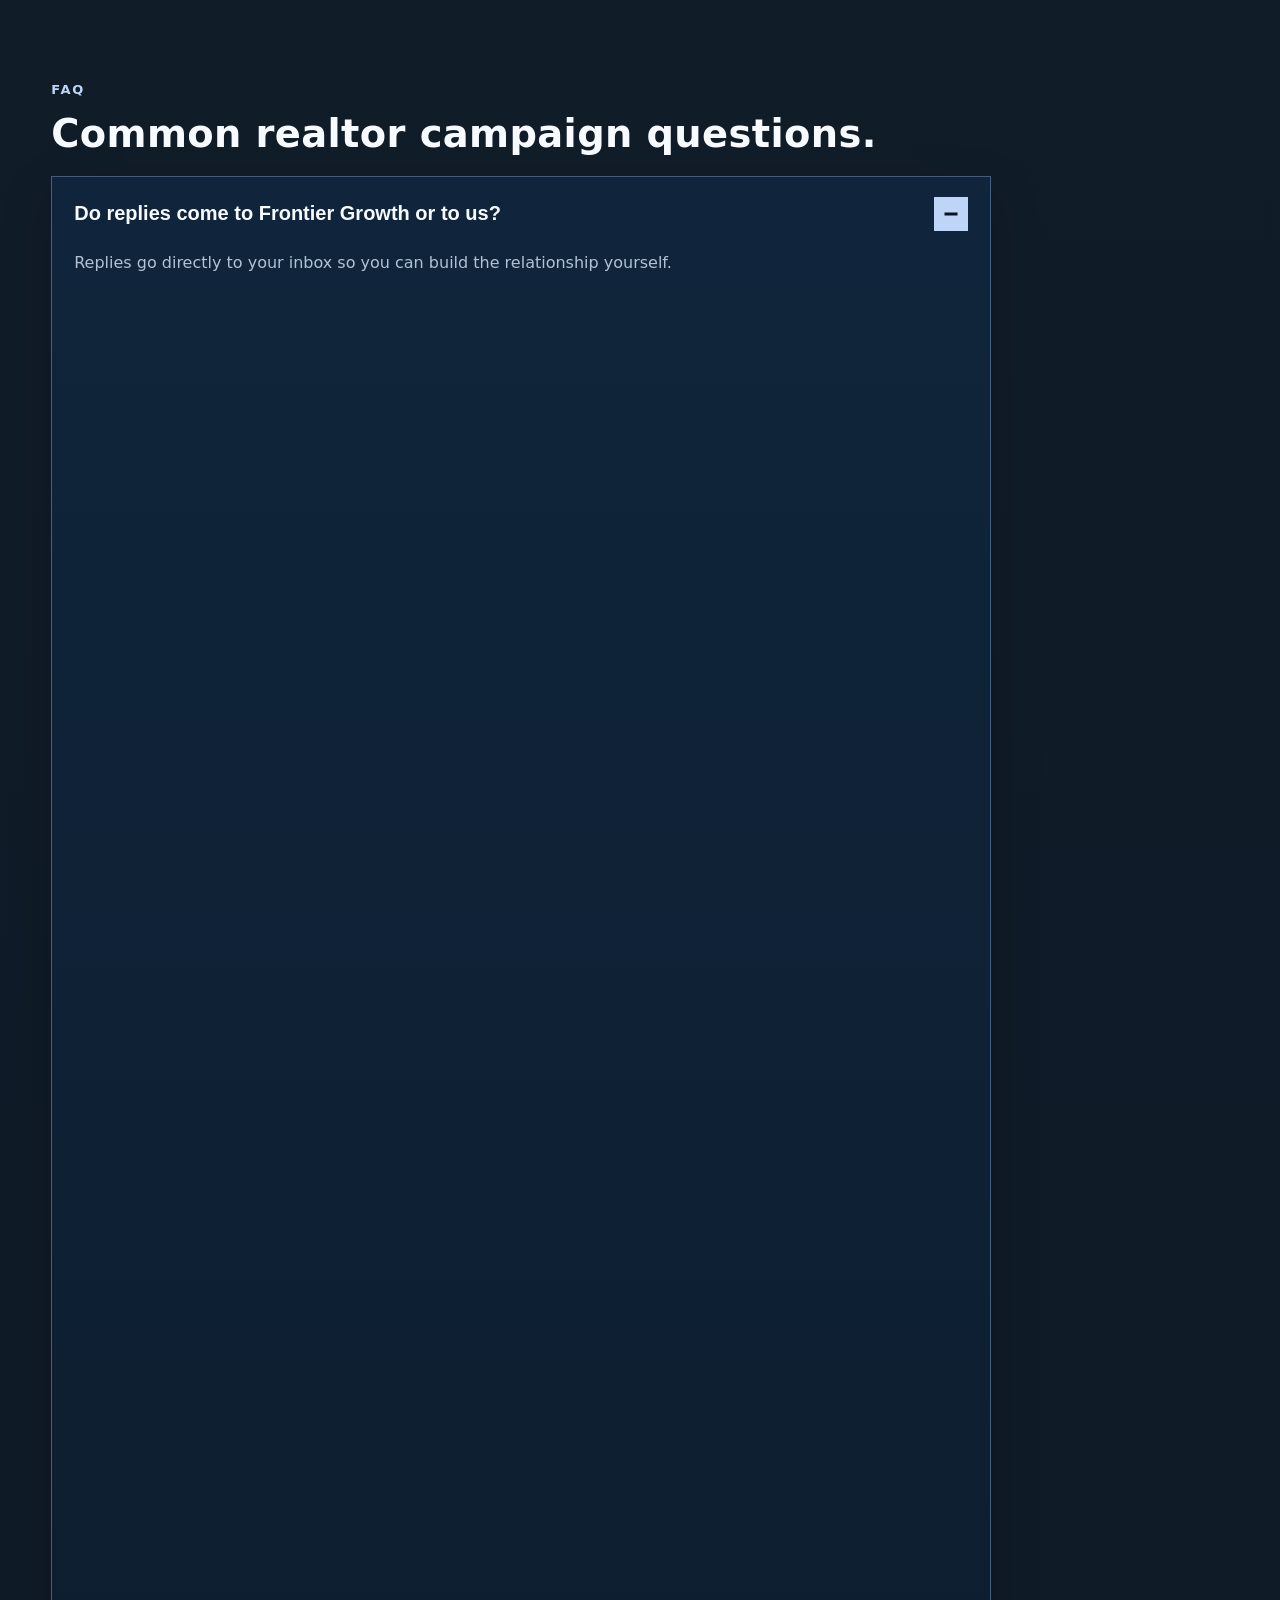
<file: realtor-campaigns.html>
<!doctype html>
<html lang="en">
  <head>
    <meta charset="utf-8">
    <meta name="viewport" content="width=device-width, initial-scale=1">
    <link rel="icon" type="image/svg+xml" href="/favicon.svg?v=fg-20260526">
    <link rel="shortcut icon" href="/favicon.svg?v=fg-20260526">
    <title>Realtor Campaigns for Home Services | Frontier Growth</title>
    <meta
      name="description"
      content="Automated realtor outreach campaigns for home-service businesses that want agent referrals, listing-signal targeting, and local conversations."
    >
    <meta name="keywords" content="realtor campaigns, real estate agent outreach, referral marketing, home service lead generation, automated email campaigns">
    <link rel="canonical" href="https://www.frontiergrowth.io/realtor-campaigns">
    <meta property="og:title" content="Realtor Campaigns for Home Services | Frontier Growth">
    <meta property="og:description" content="Automated realtor outreach built around listing signals, protected local markets, and customized email campaigns.">
    <meta property="og:type" content="website">
    <meta property="og:url" content="https://www.frontiergrowth.io/realtor-campaigns">
    <meta property="og:image" content="https://www.frontiergrowth.io/assets/neighborhood-aerial.jpg">
    <meta property="og:site_name" content="Frontier Growth">
    <meta name="twitter:card" content="summary_large_image">
    <meta name="twitter:title" content="Realtor Campaigns for Home Services | Frontier Growth">
    <meta name="twitter:description" content="Automated realtor outreach built around listing signals, protected local markets, and customized email campaigns.">
    <meta name="twitter:image" content="https://www.frontiergrowth.io/assets/neighborhood-aerial.jpg">
    <link rel="stylesheet" href="styles.css">
    <script type="application/ld+json">
      {
        "@context": "https://schema.org",
        "@type": "Service",
        "name": "Realtor Outreach Campaigns",
        "url": "https://www.frontiergrowth.io/realtor-campaigns",
        "provider": {
          "@type": "ProfessionalService",
          "name": "Frontier Growth",
          "url": "https://www.frontiergrowth.io/"
        },
        "areaServed": "United States",
        "serviceType": "Automated realtor outreach campaigns",
        "description": "Automated realtor outreach campaigns for home-service businesses that want agent referrals, listing-signal targeting, and local conversations."
      }
    </script>
  </head>
  <body>
    <a class="skip-link" href="#main-content">Skip to content</a>

    <!-- Site header and primary navigation -->
    <header class="site-header">
      <a class="brand" href="/" aria-label="Frontier Growth home">
        <img src="assets/frontier-growth-logo-light-cropped.png" alt="Frontier Growth" width="300" height="104">
      </a>
      <button class="nav-toggle" type="button" aria-label="Open navigation" aria-controls="primary-navigation" aria-expanded="false">
        <span></span>
        <span></span>
        <span></span>
      </button>
      <nav class="site-nav" id="primary-navigation" aria-label="Primary navigation">
        <a href="/realtor-campaigns" aria-current="page">Realtors</a>
        <a href="/homeowner-campaigns">Homeowners</a>
        <a href="/cold-outreach">Cold Outreach</a>
        <a href="/about">About</a>
        <a class="nav-cta" href="/contact">Check Availability</a>
      </nav>
    </header>

    <main id="main-content">
      <!-- Page hero -->
      <section class="hero page-hero">
        <div class="hero-copy">
          <p class="eyebrow">Realtor campaigns</p>
          <h1>More realtor referrals. Less manual chasing.</h1>
          <p class="hero-text">
            Automated outreach triggered by listing activity, sent from dedicated campaign inboxes.
          </p>
          <div class="button-row">
            <a class="button primary" href="/contact">Check Realtor Market Availability</a>
          </div>
        </div>
        <div class="hero-media">
          <img
            src="assets/neighborhood-aerial.jpg"
            alt="Aerial view of a residential neighborhood"
            width="1200"
            height="800"
            loading="eager"
            decoding="async"
            fetchpriority="high"
          >
        </div>
      </section>

      <!-- Realtor campaign deliverables -->
      <section class="section feature-band">
        <div>
          <p class="eyebrow">What you get</p>
          <h2>A referral campaign system built around your local category.</h2>
        </div>
        <ul class="check-list">
          <li>Automated outreach to local real estate agents</li>
          <li>Personalized messages connected to your business</li>
          <li>Replies delivered directly to your inbox</li>
          <li>Campaigns aligned to your target market</li>
          <li>One provider per service category in each market</li>
          <li>Month-to-month service</li>
        </ul>
      </section>

      <!-- Realtor data and campaign intelligence -->
      <section class="section realtor-intelligence-section" id="data">
        <div class="section-heading">
          <p class="eyebrow">Campaign intelligence</p>
          <h2>Accurate listing data, protected markets, and emails customized to your business.</h2>
        </div>
        <div class="realtor-intelligence">
          <div class="listing-preview">
            <div class="listing-header">
              <h3>7007 E Thirsty Cactus Ln</h3>
              <p>Scottsdale, AZ 85266</p>
              <div class="listing-meta">
                <span class="sold-pill">Sold</span>
                <span>4/30/26</span>
                <span>$995,000</span>
                <span>3 bed</span>
                <span>2 bath</span>
                <span>2,518 sq ft</span>
              </div>
            </div>
            <div class="preview-grid">
              <div class="geo-panel">
                <div class="map-tabs">
                  <span>Map</span>
                  <span>Satellite</span>
                </div>
                <svg viewBox="0 0 520 320" role="img" aria-label="Exclusive campaign territory map">
                  <rect class="map-bg" width="520" height="320"></rect>
                  <path class="map-park" d="M333 12C389 23 440 56 484 107C462 142 441 174 410 197C369 183 344 150 330 106C320 70 312 40 333 12Z"></path>
                  <path class="map-water" d="M0 70C52 60 87 72 126 92C159 110 184 108 216 94C242 82 262 85 288 105C250 137 209 148 161 139C109 129 62 102 0 116Z"></path>
                  <path class="map-water" d="M356 254C389 236 421 234 462 247C481 253 502 252 520 243V320H356Z"></path>
                  <path class="road neighborhood" d="M38 48H476M28 94H502M18 142H493M30 190H486M42 242H509M92 0V320M174 0V320M268 0V320M360 0V320M450 0V320"></path>
                  <path class="road neighborhood muted" d="M0 214C72 202 128 205 187 226C242 246 310 238 378 214C428 196 476 197 520 208"></path>
                  <path class="road major" d="M34 262C98 228 149 211 187 184C235 150 261 106 312 82C362 57 422 53 494 70"></path>
                  <path class="road major alt" d="M112 320C128 261 147 206 178 153C203 109 238 65 282 0"></path>
                  <path class="road major alt" d="M0 170C65 163 121 166 182 177C245 188 308 181 374 158C425 140 474 137 520 148"></path>
                  <path class="road minor" d="M61 122C103 132 136 151 166 176C196 201 228 215 274 216"></path>
                  <path class="road minor" d="M218 306C248 262 278 229 316 200C351 174 386 158 435 151"></path>
                  <path class="geo-shape" d="M174 86L365 78L298 155L246 229L184 263L144 157Z"></path>
                  <circle class="map-pin" cx="234" cy="179" r="5"></circle>
                  <text class="map-label city" x="42" y="248">Phoenix</text>
                  <text class="map-label city" x="184" y="222">Scottsdale</text>
                  <text class="map-label small" x="256" y="160">Fountain Hills</text>
                  <text class="map-label small" x="92" y="134">Glendale</text>
                  <text class="map-label small" x="318" y="67">Cave Creek</text>
                  <text class="map-label small" x="306" y="258">Mesa</text>
                  <text class="map-label small green" x="362" y="116">Tonto National Forest</text>
                  <g class="highway-shield" transform="translate(126 232)">
                    <rect width="32" height="22" rx="6"></rect>
                    <text x="16" y="15">101</text>
                  </g>
                  <g class="highway-shield" transform="translate(274 81)">
                    <rect width="30" height="22" rx="6"></rect>
                    <text x="15" y="15">87</text>
                  </g>
                  <g class="highway-shield" transform="translate(20 151)">
                    <rect width="30" height="22" rx="6"></rect>
                    <text x="15" y="15">17</text>
                  </g>
                  <g class="map-controls" transform="translate(472 18)">
                    <rect width="30" height="64" rx="5"></rect>
                    <path d="M15 11V25M8 18H22M8 45H22"></path>
                  </g>
                  <text class="map-attribution" x="12" y="307">Map data 2026</text>
                </svg>
                <p>Exclusive market geometry keeps campaign coverage focused and protected.</p>
              </div>
              <div class="email-panel">
                <div class="email-topline">
                  <div>
                    <strong>Daniel, congrats on the sale - let's grab coffee?</strong>
                    <p>Sheon Paige to Daniel Brown</p>
                  </div>
                  <span>05/06/2026</span>
                </div>
                <div class="email-body">
                  <p>Hi Daniel,</p>
                  <p>Congratulations on your recent closing. As you move on to future listings, Ace Handyman Services is available to assist with pre-listing improvements, inspection items, and last-minute updates.</p>
                  <p>Please let us know how we can support you on the next one.</p>
                  <strong>Sheon Paige</strong>
                </div>
              </div>
            </div>
          </div>
          <div class="intelligence-points">
            <article>
              <span>01</span>
              <h3>Data integrity</h3>
              <p>Campaigns are powered by verified listing and market signals so outreach is tied to real activity.</p>
            </article>
            <article>
              <span>02</span>
              <h3>Exclusive market</h3>
              <p>Defined geo-areas help protect your category and keep outreach focused on the territory that matters.</p>
            </article>
            <article>
              <span>03</span>
              <h3>Customized emails</h3>
              <p>Messages are tailored to your service, market, offer, and the specific timing behind each agent touchpoint.</p>
            </article>
          </div>
        </div>
      </section>

      <!-- Listing signals -->
      <section class="section">
        <div class="section-heading">
          <p class="eyebrow">Listing signals</p>
          <h2>Reach agents when the timing makes sense.</h2>
        </div>
        <div class="signal-grid">
          <span>Just listed</span>
          <span>Pending sale</span>
          <span>Recently sold</span>
          <span>Price changes</span>
          <span>New activity by ZIP code</span>
          <span>Targeted pricing</span>
        </div>
      </section>

      <!-- Campaign workflow -->
      <section class="section realtor-flow-section">
        <div class="section-heading">
          <p class="eyebrow">Campaign flow</p>
          <h2>From listing signal to inbox reply.</h2>
        </div>
        <div class="flow-grid">
          <article class="flow-card">
            <span>01</span>
            <h3>Find the right moment</h3>
            <p>We identify listing activity, pricing movement, and local market signals that create relevant timing.</p>
          </article>
          <article class="flow-card">
            <span>02</span>
            <h3>Send agent outreach</h3>
            <p>Agents receive a professional message that introduces your business as a useful local resource.</p>
          </article>
          <article class="flow-card">
            <span>03</span>
            <h3>Route warm replies</h3>
            <p>Interested agents reply directly so your team can continue the relationship while the opportunity is fresh.</p>
          </article>
        </div>
      </section>

      <!-- Best-fit service categories -->
      <section class="section">
        <div class="section-heading">
          <p class="eyebrow">Best fit</p>
          <h2>Strong for service businesses that benefit from agent referrals.</h2>
        </div>
        <div class="industry-list">
          <span>Moving companies</span>
          <span>Insurance agents</span>
          <span>Contractors</span>
          <span>Handyman services</span>
          <span>HVAC</span>
          <span>Plumbing</span>
          <span>Electrical</span>
          <span>Roofing</span>
          <span>Property management</span>
          <span>Home warranty</span>
          <span>Title and mortgage</span>
          <span>Staging</span>
        </div>
      </section>

      <!-- Frequently asked questions -->
      <section class="section faq-section">
        <div class="section-heading">
          <p class="eyebrow">FAQ</p>
          <h2>Common realtor campaign questions.</h2>
        </div>
        <div class="faq-item is-open">
          <button class="faq-question" type="button" aria-expanded="true">
            <span>Do replies come to Frontier Growth or to us?</span>
            <span class="faq-icon" aria-hidden="true"></span>
          </button>
          <div class="faq-answer" aria-hidden="false">
            <p>Replies go directly to your inbox so you can build the relationship yourself.</p>
          </div>
        </div>
        <div class="faq-item">
          <button class="faq-question" type="button" aria-expanded="false">
            <span>Do campaigns use our main email domain?</span>
            <span class="faq-icon" aria-hidden="true"></span>
          </button>
          <div class="faq-answer" aria-hidden="true">
            <p>No. We create dedicated campaign domains and email accounts for clients so outreach does not jeopardize the deliverability or reputation of their primary business domain.</p>
          </div>
        </div>
        <div class="faq-item">
          <button class="faq-question" type="button" aria-expanded="false">
            <span>Is this exclusive?</span>
            <span class="faq-icon" aria-hidden="true"></span>
          </button>
          <div class="faq-answer" aria-hidden="true">
            <p>Yes. Frontier Growth works with one provider per service category in each market.</p>
          </div>
        </div>
        <div class="faq-item">
          <button class="faq-question" type="button" aria-expanded="false">
            <span>Is there a long-term contract?</span>
            <span class="faq-icon" aria-hidden="true"></span>
          </button>
          <div class="faq-answer" aria-hidden="true">
            <p>No. The service is month to month.</p>
          </div>
        </div>
      </section>

      <!-- Contact form -->
      <section class="section contact-section" id="contact">
        <div>
          <p class="eyebrow">Check availability</p>
          <h2>Find out if your realtor campaign market is open.</h2>
          <p>Share your service category and target area. We will confirm availability and next steps.</p>
        </div>
        <form class="contact-form" name="contact" action="/thank-you" method="post">
          <input type="hidden" name="page" value="Realtor Campaigns">
          <p class="form-hidden">
            <label>
              Do not fill this out
              <input name="bot-field">
            </label>
          </p>
          <label>
            Full name
            <input type="text" name="name" autocomplete="name" placeholder="Jane Smith" required>
          </label>
          <label>
            Email
            <input type="email" name="email" autocomplete="email" placeholder="jane@company.com" required>
          </label>
          <label>
            Service category
            <select name="category" required>
              <option value="" selected disabled>Select a service category</option>
              <option>Moving</option>
              <option>Insurance</option>
              <option>Roofing</option>
              <option>Plumbing</option>
              <option>Electrical</option>
              <option>HVAC</option>
              <option>Handyman</option>
              <option>Pest Control</option>
              <option>Landscaping</option>
              <option>Tile and Flooring</option>
              <option>Windows and Doors</option>
              <option>Garage Doors</option>
              <option>Pool Services</option>
              <option>Cleaning Services</option>
              <option>Junk Removal</option>
              <option>Solar</option>
              <option>Fencing</option>
              <option>Painting</option>
              <option>Home Security</option>
              <option>Home Warranty</option>
              <option>Title</option>
              <option>Mortgage</option>
              <option>Staging</option>
              <option>Interior Design</option>
              <option>Other</option>
            </select>
          </label>
          <label class="full">
            Target market
            <textarea name="market" rows="4" placeholder="City, ZIP codes, or service area" required></textarea>
          </label>
          <button class="button primary" type="submit">Check Availability</button>
        </form>
      </section>
    </main>
    <!-- Site footer -->
    <footer class="site-footer">
      <div class="footer-main">
        <section class="footer-brand" aria-label="Frontier Growth overview">
          <a class="footer-logo" href="/" aria-label="Frontier Growth home">
            <img src="assets/frontier-growth-logo-light-cropped.png" alt="Frontier Growth" width="300" height="104">
          </a>
          <p>
            Automated realtor, homeowner, and cold outreach campaigns for home-service businesses that want more qualified local conversations.
          </p>
          <div class="footer-social" aria-label="Connect with Frontier Growth">
            <a href="https://www.linkedin.com/company/frontier-growth-solutions" target="_blank" rel="noopener" aria-label="Frontier Growth on LinkedIn">
              <svg viewBox="0 0 24 24" aria-hidden="true">
                <path d="M6.5 9.5V19"></path>
                <path d="M6.5 5v.1"></path>
                <path d="M10.5 19V9.5"></path>
                <path d="M10.5 13.5c0-2.3 1.4-4 3.6-4 2.1 0 3.4 1.4 3.4 4V19"></path>
              </svg>
            </a>
            <a href="mailto:justin@frontiergrowth.io" aria-label="Email Frontier Growth">
              <svg viewBox="0 0 24 24" aria-hidden="true">
                <path d="M4 6h16v12H4z"></path>
                <path d="m4 8 8 6 8-6"></path>
              </svg>
            </a>
            <a href="tel:+18506840422" aria-label="Call Frontier Growth">
              <svg viewBox="0 0 24 24" aria-hidden="true">
                <path d="M7 4h3l1.5 4-2 1.2c1 2.1 2.2 3.3 4.3 4.3l1.2-2 4 1.5v3c0 1.1-.9 2-2 2-7.2 0-13-5.8-13-13 0-1.1.9-2 2-2Z"></path>
              </svg>
            </a>
          </div>
        </section>

        <nav class="footer-column" aria-label="Quick navigation">
          <h2>Quick Links</h2>
          <a href="/">Home</a>
          <a href="/about">About Us</a>
          <a href="/contact">Contact Us</a>
        </nav>

        <nav class="footer-column" aria-label="Services">
          <h2>Services</h2>
          <a href="/realtor-campaigns">Realtor Campaigns</a>
          <a href="/homeowner-campaigns">Homeowner Campaigns</a>
          <a href="/cold-outreach">Cold Outreach</a>
          <a href="/contact">Check Availability</a>
        </nav>

        <section class="footer-column footer-contact" aria-label="Contact information">
          <h2>Contact</h2>
          <address>
            <span>19 Kris Court</span>
            <span>Newark, Delaware 19702</span>
            <span>United States</span>
          </address>
          <a href="mailto:justin@frontiergrowth.io">justin@frontiergrowth.io</a>
          <a href="tel:+18506840422">850 684 0422</a>
        </section>

        <section class="footer-cta" aria-label="Market availability">
          <h2>Ready to protect your market?</h2>
          <p>Share your category and service area so we can confirm availability before a competitor claims it.</p>
          <a class="button primary" href="/contact">Check Availability</a>
        </section>
      </div>

      <div class="footer-bottom">
        <p>&copy; 2026 Frontier Growth. All rights reserved.</p>
        <div>
          <a href="/contact">Start a Campaign</a>
          <a href="/about">Company</a>
        </div>
      </div>
    </footer>

    <script src="script.js"></script>
  </body>
</html>
</file>
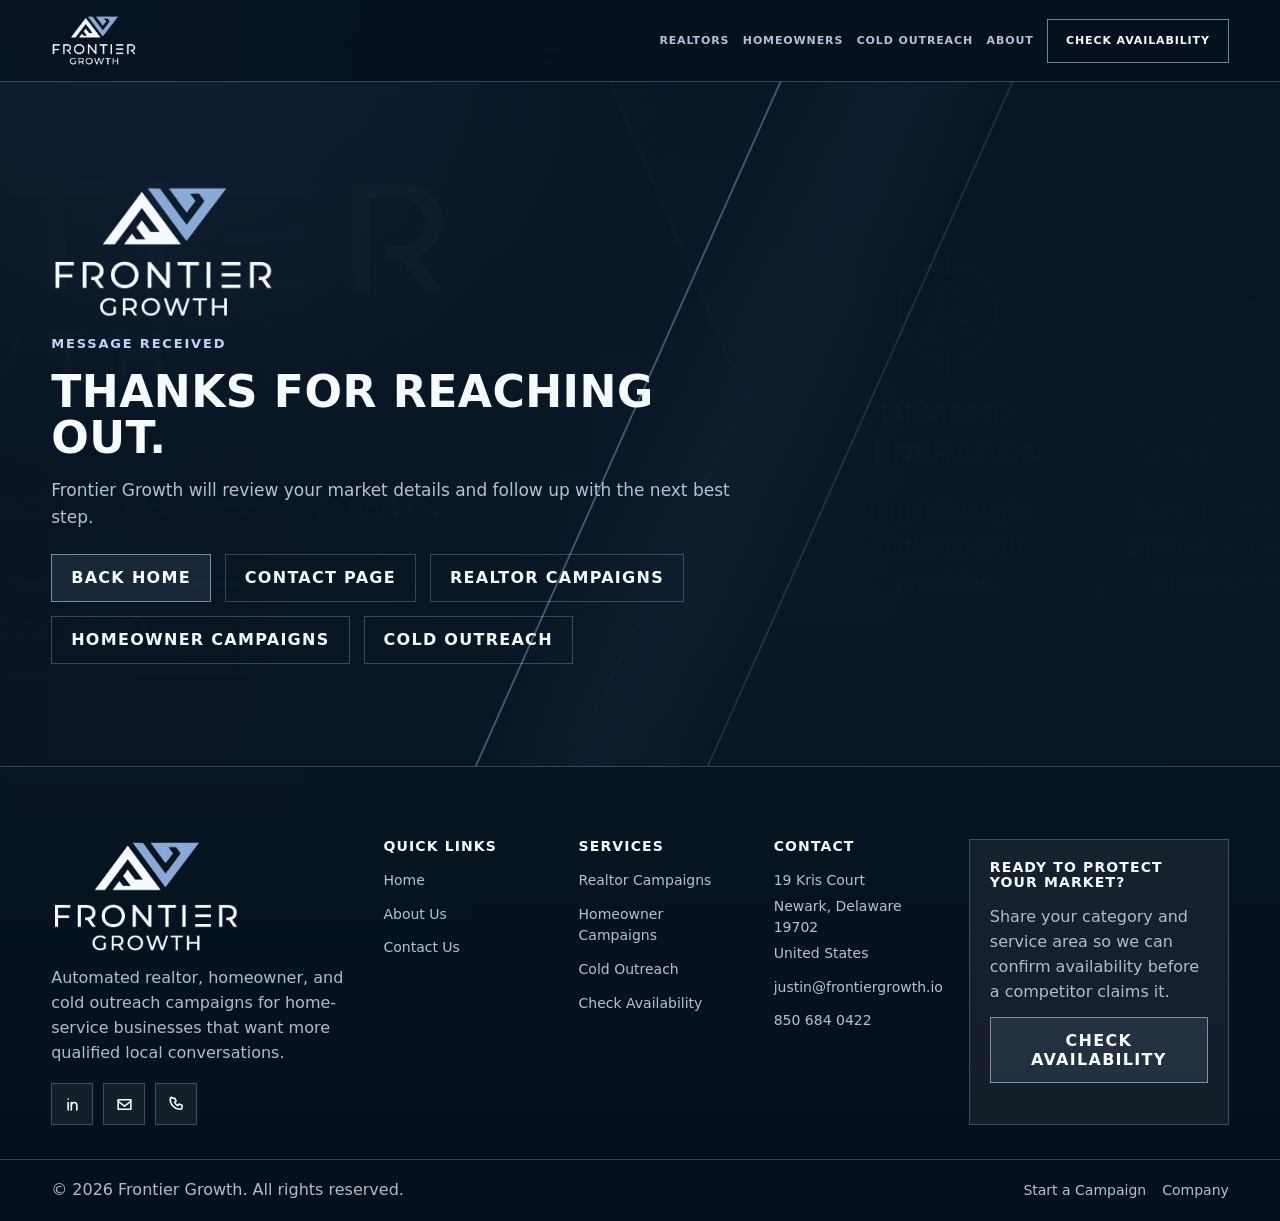
<file: thank-you.html>
<!doctype html>
<html lang="en">
  <head>
    <meta charset="utf-8">
    <meta name="viewport" content="width=device-width, initial-scale=1">
    <link rel="icon" type="image/svg+xml" href="/favicon.svg?v=fg-20260526">
    <link rel="shortcut icon" href="/favicon.svg?v=fg-20260526">
    <title>Thank You | Frontier Growth</title>
    <meta
      name="description"
      content="Thank you for contacting Frontier Growth. Our team will review your market details and follow up soon."
    >
    <meta name="robots" content="noindex">
    <link rel="canonical" href="https://www.frontiergrowth.io/thank-you">
    <link rel="preload" as="image" href="assets/frontier-growth-logo-light-cropped.png">
    <link rel="stylesheet" href="styles.css">
  </head>
  <body>
    <a class="skip-link" href="#main-content">Skip to content</a>

    <!-- Site header and primary navigation -->
    <header class="site-header">
      <a class="brand" href="/" aria-label="Frontier Growth home">
        <img src="assets/frontier-growth-logo-light-cropped.png" alt="Frontier Growth" width="300" height="104">
      </a>
      <button class="nav-toggle" type="button" aria-label="Open navigation" aria-controls="primary-navigation" aria-expanded="false">
        <span></span>
        <span></span>
        <span></span>
      </button>
      <nav class="site-nav" id="primary-navigation" aria-label="Primary navigation">
        <a href="/realtor-campaigns">Realtors</a>
        <a href="/homeowner-campaigns">Homeowners</a>
        <a href="/cold-outreach">Cold Outreach</a>
        <a href="/about">About</a>
        <a class="nav-cta" href="/contact">Check Availability</a>
      </nav>
    </header>

    <main id="main-content">
      <section class="hero thank-you-hero">
        <div class="hero-copy">
          <img class="hero-logo" src="assets/frontier-growth-logo-light-cropped.png" alt="Frontier Growth" width="300" height="104">
          <p class="eyebrow">Message received</p>
          <h1>Thanks for reaching out.</h1>
          <p class="hero-text">
            Frontier Growth will review your market details and follow up with the next best step.
          </p>
          <div class="button-row">
            <a class="button primary" href="/">Back Home</a>
            <a class="button secondary" href="/contact">Contact Page</a>
            <a class="button secondary" href="/realtor-campaigns">Realtor Campaigns</a>
            <a class="button secondary" href="/homeowner-campaigns">Homeowner Campaigns</a>
            <a class="button secondary" href="/cold-outreach">Cold Outreach</a>
          </div>
        </div>
      </section>
    </main>
    <!-- Site footer -->
    <footer class="site-footer">
      <div class="footer-main">
        <section class="footer-brand" aria-label="Frontier Growth overview">
          <a class="footer-logo" href="/" aria-label="Frontier Growth home">
            <img src="assets/frontier-growth-logo-light-cropped.png" alt="Frontier Growth" width="300" height="104">
          </a>
          <p>
            Automated realtor, homeowner, and cold outreach campaigns for home-service businesses that want more qualified local conversations.
          </p>
          <div class="footer-social" aria-label="Connect with Frontier Growth">
            <a href="https://www.linkedin.com/company/frontier-growth-solutions" target="_blank" rel="noopener" aria-label="Frontier Growth on LinkedIn">
              <svg viewBox="0 0 24 24" aria-hidden="true">
                <path d="M6.5 9.5V19"></path>
                <path d="M6.5 5v.1"></path>
                <path d="M10.5 19V9.5"></path>
                <path d="M10.5 13.5c0-2.3 1.4-4 3.6-4 2.1 0 3.4 1.4 3.4 4V19"></path>
              </svg>
            </a>
            <a href="mailto:justin@frontiergrowth.io" aria-label="Email Frontier Growth">
              <svg viewBox="0 0 24 24" aria-hidden="true">
                <path d="M4 6h16v12H4z"></path>
                <path d="m4 8 8 6 8-6"></path>
              </svg>
            </a>
            <a href="tel:+18506840422" aria-label="Call Frontier Growth">
              <svg viewBox="0 0 24 24" aria-hidden="true">
                <path d="M7 4h3l1.5 4-2 1.2c1 2.1 2.2 3.3 4.3 4.3l1.2-2 4 1.5v3c0 1.1-.9 2-2 2-7.2 0-13-5.8-13-13 0-1.1.9-2 2-2Z"></path>
              </svg>
            </a>
          </div>
        </section>

        <nav class="footer-column" aria-label="Quick navigation">
          <h2>Quick Links</h2>
          <a href="/">Home</a>
          <a href="/about">About Us</a>
          <a href="/contact">Contact Us</a>
        </nav>

        <nav class="footer-column" aria-label="Services">
          <h2>Services</h2>
          <a href="/realtor-campaigns">Realtor Campaigns</a>
          <a href="/homeowner-campaigns">Homeowner Campaigns</a>
          <a href="/cold-outreach">Cold Outreach</a>
          <a href="/contact">Check Availability</a>
        </nav>

        <section class="footer-column footer-contact" aria-label="Contact information">
          <h2>Contact</h2>
          <address>
            <span>19 Kris Court</span>
            <span>Newark, Delaware 19702</span>
            <span>United States</span>
          </address>
          <a href="mailto:justin@frontiergrowth.io">justin@frontiergrowth.io</a>
          <a href="tel:+18506840422">850 684 0422</a>
        </section>

        <section class="footer-cta" aria-label="Market availability">
          <h2>Ready to protect your market?</h2>
          <p>Share your category and service area so we can confirm availability before a competitor claims it.</p>
          <a class="button primary" href="/contact">Check Availability</a>
        </section>
      </div>

      <div class="footer-bottom">
        <p>&copy; 2026 Frontier Growth. All rights reserved.</p>
        <div>
          <a href="/contact">Start a Campaign</a>
          <a href="/about">Company</a>
        </div>
      </div>
    </footer>

    <script src="script.js"></script>
  </body>
</html>
</file>
<file: styles.css>
/* ROOT VARIABLES */
:root {
  /* Primary / Secondary / Accent */
  --color-primary: #89a9d6;
  --color-primary-bright: #bed5f7;
  --color-accent: #c7a361;
  --color-accent-strong: #f2a51a;
  --color-success: #42d776;
  --color-danger: #ff6464;
  --color-danger-strong: #e34b45;
  --color-warning-light: #ffcf73;

  /* Background colors */
  --color-bg-main: #071421;
  --color-bg-body-start: #081624;
  --color-bg-body-mid: #0b1724;
  --color-bg-footer: #04101c;
  --color-bg-skip-text: #06121f;
  --color-bg-map: #17263a;
  --color-bg-light: #f2f4f7;
  --color-header-bg: rgba(6, 18, 31, 0.9);
  --color-body-radial: rgba(95, 131, 183, 0.18);
  --color-surface: rgba(13, 29, 47, 0.92);
  --color-surface-alt: rgba(16, 38, 61, 0.92);
  --color-surface-strip: rgba(13, 29, 47, 0.84);
  --color-surface-strip-hover: rgba(16, 38, 61, 0.96);
  --color-surface-chip: rgba(13, 29, 47, 0.86);
  --color-surface-point: rgba(16, 38, 61, 0.72);
  --color-surface-preview: rgba(16, 38, 61, 0.94);
  --color-surface-card: rgba(27, 42, 64, 0.86);
  --color-surface-card-soft: rgba(8, 22, 36, 0.52);
  --color-surface-card-muted: rgba(8, 22, 36, 0.58);
  --color-surface-card-mid: rgba(8, 22, 36, 0.62);
  --color-surface-card-strong: rgba(8, 22, 36, 0.84);
  --color-surface-hero: rgba(7, 20, 33, 0.36);
  --color-surface-quote: rgba(7, 20, 33, 0.42);
  --color-surface-logo: rgba(7, 20, 33, 0.58);
  --color-surface-email: rgba(7, 20, 33, 0.88);
  --color-surface-dark: rgba(7, 20, 33, 0.96);
  --color-surface-form: rgba(9, 24, 39, 0.94);

  /* Text colors */
  --color-text-primary: #f7fbff;
  --color-text-secondary: #b3c1d5;
  --color-text-muted: #aebdca;
  --color-text-footer: #dce7ea;
  --color-text-hero-card: #e7f0ff;
  --color-text-dark: #111827;
  --color-text-map-dark: #152940;
  --color-text-tab-muted: #4b5563;
  --color-text-control: #475569;
  --color-white: #fff;

  /* Borders / Dividers */
  --color-border: rgba(150, 178, 216, 0.32);
  --color-border-strong: rgba(177, 205, 244, 0.62);
  --color-border-soft: rgba(150, 178, 216, 0.18);
  --color-border-faint: rgba(150, 178, 216, 0.14);
  --color-border-muted: rgba(150, 178, 216, 0.16);
  --color-border-logo: rgba(247, 251, 255, 0.2);
  --color-border-dark: rgba(21, 41, 64, 0.52);

  /* Overlays / Alpha tokens */
  --color-transparent: transparent;
  --color-shadow-14: rgba(0, 0, 0, 0.14);
  --color-shadow-16: rgba(0, 0, 0, 0.16);
  --color-shadow-18: rgba(0, 0, 0, 0.18);
  --color-shadow-20: rgba(0, 0, 0, 0.2);
  --color-shadow-34: rgba(0, 0, 0, 0.34);
  --color-shadow-36: rgba(0, 0, 0, 0.36);
  --color-primary-alpha-04: rgba(137, 169, 214, 0.04);
  --color-primary-alpha-08: rgba(137, 169, 214, 0.08);
  --color-primary-alpha-09: rgba(137, 169, 214, 0.09);
  --color-primary-alpha-12: rgba(137, 169, 214, 0.12);
  --color-primary-alpha-14: rgba(137, 169, 214, 0.14);
  --color-primary-alpha-18: rgba(137, 169, 214, 0.18);
  --color-primary-alpha-22: rgba(137, 169, 214, 0.22);
  --color-primary-alpha-45: rgba(137, 169, 214, 0.45);
  --color-line-alpha-08: rgba(150, 178, 216, 0.08);
  --color-line-alpha-13: rgba(150, 178, 216, 0.13);
  --color-line-alpha-20: rgba(150, 178, 216, 0.2);
  --color-text-secondary-alpha-62: rgba(179, 193, 213, 0.62);
  --color-text-secondary-alpha-82: rgba(179, 193, 213, 0.82);
  --color-text-secondary-alpha-84: rgba(179, 193, 213, 0.84);
  --color-text-secondary-alpha-90: rgba(179, 193, 213, 0.9);
  --color-accent-alpha-08: rgba(242, 165, 26, 0.08);
  --color-accent-alpha-09: rgba(242, 165, 26, 0.09);
  --color-accent-alpha-10: rgba(242, 165, 26, 0.1);
  --color-accent-alpha-22: rgba(242, 165, 26, 0.22);
  --color-accent-alpha-28: rgba(242, 165, 26, 0.28);
  --color-accent-alpha-34: rgba(242, 165, 26, 0.34);
  --color-accent-alpha-44: rgba(242, 165, 26, 0.44);
  --color-accent-alpha-50: rgba(242, 165, 26, 0.5);
  --color-accent-alpha-78: rgba(242, 165, 26, 0.78);
  --color-white-alpha-018: rgba(255, 255, 255, 0.018);
  --color-white-alpha-02: rgba(255, 255, 255, 0.02);
  --color-white-alpha-025: rgba(255, 255, 255, 0.025);
  --color-white-alpha-03: rgba(255, 255, 255, 0.03);
  --color-white-alpha-06: rgba(255, 255, 255, 0.06);
  --color-text-primary-alpha-14: rgba(247, 251, 255, 0.14);
  --color-text-primary-alpha-48: rgba(247, 251, 255, 0.48);
  --color-text-primary-alpha-76: rgba(247, 251, 255, 0.76);
  --color-text-primary-alpha-78: rgba(247, 251, 255, 0.78);
  --color-text-primary-alpha-86: rgba(247, 251, 255, 0.86);
  --color-danger-alpha-20: rgba(255, 100, 100, 0.2);
  --color-danger-alpha-72: rgba(255, 100, 100, 0.72);
  --color-success-alpha-22: rgba(66, 215, 118, 0.22);
  --color-map-water: rgba(23, 87, 116, 0.32);
  --color-map-park: rgba(72, 115, 82, 0.18);
  --color-map-green-label: rgba(139, 181, 137, 0.78);
  --color-road-major: rgba(213, 158, 68, 0.46);
  --color-map-control-bg: rgba(245, 248, 252, 0.94);
  --color-map-shield-bg: rgba(245, 248, 252, 0.92);

  /* Gradients / Section overlays */
  --color-hero-overlay-start: rgba(5, 16, 29, 0.98);
  --color-hero-overlay-mid: rgba(8, 25, 42, 0.92);
  --color-hero-overlay-end: rgba(8, 23, 38, 0.98);
  --color-listing-overlay-start: rgba(8, 16, 26, 0.9);
  --color-listing-overlay-end: rgba(8, 16, 26, 0.68);
  --color-exclusivity-overlay-start: rgba(6, 18, 31, 0.98);
  --color-exclusivity-overlay-end: rgba(11, 35, 56, 0.96);
  --color-contact-overlay-end: rgba(12, 37, 48, 0.94);
  --color-card-hover-start: rgba(22, 50, 79, 0.98);
  --color-card-hover-end: rgba(10, 25, 42, 0.98);

  /* Effects */
  --shadow-elevated: 0 24px 70px var(--color-shadow-34);
  font-family: Inter, ui-sans-serif, system-ui, -apple-system, BlinkMacSystemFont, "Segoe UI", sans-serif;
}

/* GLOBAL STYLES */
* {
  box-sizing: border-box;
}

html {
  scroll-behavior: smooth;
  scroll-padding-top: 82px;
}

body {
  margin: 0;
  min-width: 320px;
  overflow-x: hidden;
  scroll-behavior: smooth;
  background:
    radial-gradient(circle at 10% 0%, var(--color-body-radial), var(--color-transparent) 30rem),
    linear-gradient(180deg, var(--color-bg-body-start) 0%, var(--color-bg-body-mid) 48%, var(--color-bg-main) 100%);
  color: var(--color-text-primary);
  line-height: 1.55;
}

img {
  display: block;
  max-width: 100%;
  height: auto;
}

a {
  color: inherit;
  text-decoration: none;
}

a:focus-visible,
button:focus-visible,
input:focus-visible,
textarea:focus-visible,
select:focus-visible {
  outline: 0;
}

.skip-link {
  position: fixed;
  top: 12px;
  left: 12px;
  z-index: 100;
  transform: translateY(-150%);
  padding: 10px 14px;
  color: var(--color-bg-skip-text);
  background: var(--color-primary-bright);
  font-weight: 900;
  transition: transform 160ms ease;
}

.skip-link:focus {
  transform: translateY(0);
}

.sr-only {
  position: absolute;
  width: 1px;
  height: 1px;
  padding: 0;
  margin: -1px;
  overflow: hidden;
  white-space: nowrap;
  border: 0;
  clip: rect(0, 0, 0, 0);
}

/* COMPONENTS */

/* Sticky site navigation. The mobile menu is opened by JavaScript. */
.site-header {
  position: sticky;
  top: 0;
  z-index: 20;
  display: flex;
  align-items: center;
  justify-content: space-between;
  width: 100%;
  max-width: 100vw;
  min-height: 82px;
  padding: 12px clamp(20px, 4vw, 58px);
  background: var(--color-header-bg);
  border-bottom: 1px solid var(--color-border);
  backdrop-filter: blur(18px);
  transition: transform 260ms ease, background 180ms ease, border-color 180ms ease;
  will-change: transform;
}

.site-header.is-hidden {
  transform: translateY(-100%);
}

.brand {
  display: inline-flex;
  align-items: center;
  gap: 13px;
  min-width: 0;
  font-weight: 700;
  letter-spacing: 0.22em;
  text-transform: uppercase;
}

.brand img {
  display: block;
  width: auto;
  max-width: 150px;
  max-height: 52px;
  height: auto;
}

.site-nav {
  display: flex;
  align-items: center;
  gap: clamp(10px, 1.05vw, 18px);
  color: var(--color-text-secondary);
  font-size: clamp(11px, 0.78vw, 13px);
  font-weight: 800;
  letter-spacing: 0.08em;
  text-transform: uppercase;
}

.site-nav a:hover,
.site-nav a[aria-current="page"] {
  color: var(--color-white);
}

.site-nav a {
  padding-block: 6px;
}

.site-nav a[aria-current="page"] {
  text-decoration: underline;
  text-decoration-color: var(--color-accent);
  text-underline-offset: 7px;
}

.nav-cta {
  display: inline-flex;
  align-items: center;
  justify-content: center;
  min-height: 44px;
  padding: 11px 18px;
  color: var(--color-text-primary);
  border: 1px solid var(--color-border-strong);
}

.nav-cta:hover {
  background: var(--color-primary-alpha-14);
}

.nav-cta[aria-current="page"] {
  text-decoration: none;
}

.nav-toggle {
  display: none;
  position: relative;
  width: 44px;
  height: 44px;
  padding: 0;
  background: var(--color-white-alpha-03);
  border: 1px solid var(--color-border);
  cursor: pointer;
  transition: background 160ms ease, border-color 160ms ease;
}

.nav-toggle span {
  position: absolute;
  left: 50%;
  display: block;
  width: 22px;
  height: 2px;
  background: var(--color-text-primary);
  transform: translateX(-50%);
  transition: transform 180ms ease, opacity 180ms ease;
}

.nav-toggle span:nth-child(1) {
  top: 14px;
}

.nav-toggle span:nth-child(2) {
  top: 21px;
}

.nav-toggle span:nth-child(3) {
  top: 28px;
}

.nav-toggle:hover,
.nav-toggle[aria-expanded="true"] {
  background: var(--color-primary-alpha-14);
  border-color: var(--color-border-strong);
}

.nav-toggle[aria-expanded="true"] span:nth-child(1) {
  transform: translate(-50%, 7px) rotate(45deg);
}

.nav-toggle[aria-expanded="true"] span:nth-child(2) {
  opacity: 0;
}

.nav-toggle[aria-expanded="true"] span:nth-child(3) {
  transform: translate(-50%, -7px) rotate(-45deg);
}

/* Shared hero layout used by the homepage and service pages. */
.hero {
  position: relative;
  isolation: isolate;
  display: grid;
  max-width: 100vw;
  grid-template-columns: minmax(340px, 0.86fr) minmax(480px, 1.14fr);
  align-items: center;
  gap: clamp(28px, 4vw, 64px);
  min-height: min(620px, calc(100vh - 66px));
  padding: clamp(28px, 3.6vw, 48px) clamp(24px, 4vw, 64px) clamp(24px, 3vw, 40px);
  overflow: hidden;
  text-align: left;
}

.hero::before {
  content: "";
  position: absolute;
  inset: 0;
  z-index: -2;
  background:
    linear-gradient(90deg, var(--color-hero-overlay-start) 0%, var(--color-hero-overlay-mid) 48%, var(--color-hero-overlay-end) 100%),
    url("assets/frontier-growth-reference.jpg") center / cover no-repeat;
  opacity: 0.36;
}

.hero::after {
  content: "";
  position: absolute;
  top: -12%;
  bottom: -12%;
  left: 49%;
  width: 18vw;
  z-index: -1;
  border-left: 2px solid var(--color-primary-alpha-45);
  border-right: 2px solid var(--color-primary-alpha-18);
  transform: skewX(-24deg);
  background: linear-gradient(90deg, var(--color-transparent), var(--color-primary-alpha-04), var(--color-transparent));
}

.page-hero {
  min-height: 460px;
}

.page-hero h1 {
  font-size: clamp(36px, 3.55vw, 56px);
  max-width: 590px;
}

.page-hero .hero-text {
  max-width: 560px;
}

.thank-you-hero {
  grid-template-columns: minmax(0, 760px);
  min-height: auto;
  padding-top: clamp(56px, 8vw, 104px);
  padding-bottom: clamp(56px, 8vw, 104px);
}

.thank-you-hero .hero-copy {
  max-width: 760px;
}

.hero-copy {
  min-width: 0;
  max-width: 700px;
}

.hero-logo {
  display: block;
  width: min(225px, 52vw);
  height: auto;
  margin: 0 0 14px;
}

.eyebrow {
  max-width: 100%;
  margin: 0 0 14px;
  color: var(--color-primary-bright);
  font-size: 13px;
  font-weight: 900;
  letter-spacing: 0.14em;
  text-transform: uppercase;
  overflow-wrap: anywhere;
}

h1,
h2,
h3,
p {
  margin-top: 0;
}

h1 {
  max-width: 700px;
  margin: 0 0 16px;
  font-size: clamp(36px, 3.45vw, 54px);
  line-height: 1.05;
  letter-spacing: 0.01em;
  text-transform: uppercase;
}

h2 {
  margin-bottom: 18px;
  font-size: clamp(28px, 3vw, 44px);
  line-height: 1.04;
  letter-spacing: 0.01em;
}

h3 {
  margin-bottom: 10px;
  font-size: 22px;
  line-height: 1.18;
}

.hero-text,
.section-copy,
.contact-section p,
.exclusivity p {
  color: var(--color-text-secondary);
  font-size: 17px;
}

.hero .hero-text {
  max-width: 720px;
  margin-bottom: 0;
}

.button-row {
  display: flex;
  flex-wrap: wrap;
  width: 100%;
  min-width: 0;
  gap: 14px;
  margin-top: 24px;
}

.button {
  display: inline-flex;
  align-items: center;
  justify-content: center;
  min-width: 0;
  max-width: 100%;
  min-height: 48px;
  padding: 13px 19px;
  border: 1px solid var(--color-border-strong);
  font-weight: 800;
  letter-spacing: 0.08em;
  line-height: 1.2;
  text-align: center;
  text-transform: uppercase;
  white-space: normal;
  overflow-wrap: anywhere;
  word-break: normal;
  cursor: pointer;
  transition: background 160ms ease, border-color 160ms ease, color 160ms ease;
}

.button.primary {
  color: var(--color-white);
  background: var(--color-primary-alpha-12);
}

.button.primary:hover {
  background: var(--color-primary-alpha-22);
}

.button.secondary {
  color: var(--color-text-primary);
  border-color: var(--color-border);
  background: var(--color-transparent);
}

.hero-pillars {
  display: grid;
  grid-template-columns: repeat(4, minmax(0, 1fr));
  align-items: stretch;
  align-self: center;
  background: var(--color-surface-hero);
  box-shadow: 0 24px 80px var(--color-shadow-18);
}

.hero-pillars article {
  display: grid;
  align-content: center;
  min-height: 170px;
  padding: 20px 16px;
  border-top: 1px solid var(--color-border);
  border-left: 1px solid var(--color-border);
  border-bottom: 1px solid var(--color-border);
  color: var(--color-text-secondary);
  text-align: center;
}

.hero-pillars article:nth-child(4n) {
  border-right: 1px solid var(--color-border);
}

.hero-pillars svg {
  width: 42px;
  height: 42px;
  margin: 0 auto 14px;
  fill: none;
  stroke: var(--color-primary);
  stroke-width: 1.8;
  stroke-linecap: round;
  stroke-linejoin: round;
}

.hero-pillars h3 {
  color: var(--color-text-hero-card);
  font-size: 15px;
  letter-spacing: 0.06em;
  text-transform: uppercase;
  overflow-wrap: anywhere;
}

.trusted-by {
  grid-column: 1 / -1;
  display: flex;
  flex-wrap: wrap;
  align-items: center;
  justify-content: center;
  gap: 12px;
  padding: 16px 20px;
  border-right: 1px solid var(--color-border);
  border-bottom: 1px solid var(--color-border);
  border-left: 1px solid var(--color-border);
}

.trusted-by span {
  color: var(--color-primary-bright);
  font-size: 13px;
  font-weight: 900;
  letter-spacing: 0.14em;
  text-transform: uppercase;
}

.trusted-logo {
  position: relative;
  display: grid;
  flex: 0 0 136px;
  place-items: center;
  width: 136px;
  height: 66px;
  padding: 10px 14px;
  overflow: hidden;
  background: var(--color-surface-logo);
  border: 1px solid var(--color-border-logo);
  box-shadow: inset 0 0 0 1px var(--color-line-alpha-08), 0 16px 36px var(--color-shadow-18);
}

.trusted-logo::before {
  content: "";
  position: absolute;
  inset: 12px;
  background: var(--color-text-primary-alpha-14);
  filter: blur(18px);
}

.trusted-logo img {
  position: relative;
  z-index: 1;
  display: block;
  max-width: 112px;
  max-height: 42px;
  object-fit: contain;
  filter: drop-shadow(0 10px 18px var(--color-shadow-36));
}

.hero-media {
  position: relative;
  min-width: 0;
  overflow: hidden;
  border: 1px solid var(--color-border);
  box-shadow: var(--shadow-elevated);
}

.hero-media img {
  width: 100%;
  height: min(50vh, 460px);
  min-height: 300px;
  object-fit: cover;
  filter: saturate(0.72) contrast(1.05) brightness(0.72);
}

/* Reusable section, grid, and card primitives. */
.trust-strip {
  display: grid;
  grid-template-columns: repeat(3, 1fr);
  gap: 1px;
  margin: 0 clamp(20px, 4vw, 64px);
  overflow: hidden;
  border: 1px solid var(--color-border);
  background: var(--color-border);
}

.trust-strip a {
  padding: 18px;
  background: var(--color-surface-strip);
  color: var(--color-text-secondary);
  font-weight: 800;
  letter-spacing: 0.05em;
  text-align: center;
  text-transform: uppercase;
  transition: background 160ms ease, color 160ms ease;
}

.trust-strip a:hover {
  color: var(--color-white);
  background: var(--color-surface-strip-hover);
}

.section {
  max-width: 100vw;
  padding: clamp(32px, 3.8vw, 54px) clamp(20px, 4vw, 58px);
}

.section:nth-of-type(even) {
  background: var(--color-white-alpha-025);
}

.split {
  display: grid;
  grid-template-columns: minmax(0, 0.9fr) minmax(320px, 1.1fr);
  gap: clamp(24px, 4vw, 54px);
  align-items: start;
}

.moment-points {
  display: grid;
  grid-template-columns: repeat(2, minmax(0, 1fr));
  gap: 16px;
}

.moment-points article {
  min-height: 154px;
  padding: 20px;
  background: var(--color-surface-point);
  border: 1px solid var(--color-border);
}

.point-icon {
  display: inline-flex;
  align-items: center;
  justify-content: center;
  width: 42px;
  height: 42px;
  margin-bottom: 18px;
  color: var(--color-accent);
  background: var(--color-accent-alpha-10);
  border: 1px solid var(--color-accent-alpha-34);
  font-size: 13px;
  font-weight: 900;
}

.moment-points h3 {
  color: var(--color-white);
}

.moment-points p {
  color: var(--color-text-secondary);
}

.section-heading {
  max-width: 850px;
  margin-bottom: 22px;
}

.campaign-grid {
  display: grid;
  grid-template-columns: repeat(4, minmax(0, 1fr));
  gap: 18px;
}

/* Service and process cards. */
.campaign-card,
.example-grid article,
.process-step,
.faq-item {
  background: linear-gradient(180deg, var(--color-surface-alt), var(--color-surface));
  border: 1px solid var(--color-border);
  box-shadow: 0 12px 34px var(--color-shadow-16);
}

.campaign-card {
  overflow: hidden;
  color: inherit;
}

.service-card {
  display: grid;
  align-content: start;
  min-height: 250px;
  padding: 18px;
  transition: border-color 160ms ease, transform 160ms ease, background 160ms ease;
}

.service-card:hover {
  transform: translateY(-3px);
  border-color: var(--color-border-strong);
  background: linear-gradient(180deg, var(--color-card-hover-start), var(--color-card-hover-end));
}

.service-icon {
  display: grid;
  place-items: center;
  width: 54px;
  height: 54px;
  margin-bottom: 18px;
  border: 1px solid var(--color-border);
  background: var(--color-primary-alpha-08);
}

.service-icon svg {
  width: 34px;
  height: 34px;
  fill: none;
  stroke: var(--color-primary-bright);
  stroke-width: 2;
  stroke-linecap: round;
  stroke-linejoin: round;
}

.service-card .campaign-body {
  padding: 0;
}

.service-card h3 a {
  color: inherit;
}

.campaign-card img {
  width: 100%;
  height: 330px;
  object-fit: cover;
  filter: saturate(0.78) contrast(1.06) brightness(0.78);
}

.campaign-body {
  padding: 24px;
}

.campaign-body p,
.process-step p,
.example-grid p,
.faq-answer p {
  color: var(--color-text-secondary);
}

.process-section {
  background: var(--color-primary-alpha-08);
}

.process-grid {
  display: grid;
  grid-template-columns: repeat(4, minmax(0, 1fr));
  gap: 18px;
}

.process-step {
  padding: 18px;
}

.process-step span {
  display: inline-block;
  margin-bottom: 16px;
  color: var(--color-accent);
  font-size: 13px;
  font-weight: 900;
}

.realtor-flow-section {
  background: var(--color-white-alpha-018);
}

.flow-grid {
  display: grid;
  grid-template-columns: repeat(3, minmax(0, 1fr));
  gap: 18px;
}

.flow-card {
  position: relative;
  min-height: 205px;
  padding: 22px;
  overflow: hidden;
  background:
    linear-gradient(135deg, var(--color-surface-alt), var(--color-surface-dark));
  border: 1px solid var(--color-border);
  box-shadow: 0 14px 38px var(--color-shadow-14);
}

.flow-card::after {
  content: "";
  position: absolute;
  inset: 0;
  background:
    linear-gradient(115deg, var(--color-transparent) 0 45%, var(--color-primary-alpha-08) 45.2% 47%, var(--color-transparent) 47.2%);
  pointer-events: none;
}

.flow-card span {
  display: inline-flex;
  margin-bottom: 28px;
  color: var(--color-accent);
  font-size: 13px;
  font-weight: 900;
}

.flow-card h3,
.flow-card p {
  position: relative;
  z-index: 1;
}

.flow-card p {
  color: var(--color-text-secondary);
}

/* Realtor page dashboard preview. */
.realtor-intelligence-section {
  background:
    radial-gradient(circle at 75% 35%, var(--color-accent-alpha-08), var(--color-transparent) 28rem),
    var(--color-white-alpha-02);
}

.realtor-intelligence {
  display: grid;
  grid-template-columns: minmax(0, 1.35fr) minmax(320px, 0.65fr);
  gap: 22px;
  align-items: stretch;
}

.listing-preview,
.intelligence-points article {
  background: linear-gradient(180deg, var(--color-surface-preview), var(--color-surface-dark));
  border: 1px solid var(--color-border);
  box-shadow: 0 18px 52px var(--color-shadow-18);
}

.listing-preview {
  overflow: hidden;
}

.listing-header {
  padding: 26px;
  background:
    linear-gradient(90deg, var(--color-listing-overlay-start), var(--color-listing-overlay-end)),
    url("https://images.unsplash.com/photo-1600607687644-c7171b42498f?auto=format&fit=crop&w=1200&q=80") center / cover no-repeat;
}

.listing-header h3 {
  margin-bottom: 6px;
  color: var(--color-white);
  font-size: clamp(28px, 3.4vw, 44px);
}

.listing-header p {
  margin-bottom: 20px;
  color: var(--color-text-primary-alpha-78);
  font-size: 18px;
}

.listing-meta {
  display: flex;
  flex-wrap: wrap;
  gap: 14px 22px;
  align-items: center;
  color: var(--color-white);
  font-weight: 900;
}

.sold-pill {
  padding: 8px 12px;
  background: var(--color-danger-strong);
}

.preview-grid {
  display: grid;
  grid-template-columns: minmax(0, 1fr) minmax(360px, 1fr);
  gap: 18px;
  padding: 18px;
}

.geo-panel,
.email-panel {
  min-height: 320px;
  padding: 16px;
  background: var(--color-surface-card);
  border: 1px solid var(--color-border-soft);
}

.map-tabs {
  display: inline-flex;
  overflow: hidden;
  margin-bottom: 12px;
}

.map-tabs span {
  padding: 10px 14px;
  color: var(--color-text-dark);
  background: var(--color-white);
  font-weight: 900;
}

.map-tabs span + span {
  color: var(--color-text-tab-muted);
  background: var(--color-bg-light);
}

.geo-panel svg {
  display: block;
  width: 100%;
  min-height: 230px;
  background: var(--color-bg-map);
  border: 1px solid var(--color-line-alpha-20);
}

.geo-panel .map-bg {
  fill: var(--color-bg-map);
}

.geo-panel .map-water {
  fill: var(--color-map-water);
}

.geo-panel .map-park {
  fill: var(--color-map-park);
}

.geo-panel .road {
  fill: none;
  stroke-linecap: round;
  stroke-linejoin: round;
}

.geo-panel .road.neighborhood {
  stroke: var(--color-line-alpha-20);
  stroke-width: 1.4;
}

.geo-panel .road.neighborhood.muted {
  stroke: var(--color-line-alpha-13);
}

.geo-panel .road.major {
  stroke: var(--color-road-major);
  stroke-width: 3.2;
}

.geo-panel .road.major.alt {
  stroke: var(--color-border);
  stroke-width: 2.7;
}

.geo-panel .road.minor {
  stroke: var(--color-line-alpha-20);
  stroke-width: 2;
}

.geo-panel .geo-shape {
  fill: var(--color-accent-alpha-44);
  stroke: var(--color-accent-strong);
  stroke-width: 5;
  stroke-linejoin: round;
  filter: drop-shadow(0 8px 16px var(--color-shadow-20));
}

.geo-panel .map-pin {
  fill: var(--color-accent-strong);
  stroke: var(--color-warning-light);
  stroke-width: 2;
}

.geo-panel .map-label {
  fill: var(--color-accent-alpha-78);
  font-size: 16px;
  font-weight: 900;
}

.geo-panel .map-label.city {
  font-size: 20px;
}

.geo-panel .map-label.small {
  font-size: 13px;
}

.geo-panel .map-label.green {
  fill: var(--color-map-green-label);
}

.geo-panel .highway-shield rect {
  fill: var(--color-map-shield-bg);
  stroke: var(--color-border-dark);
}

.geo-panel .highway-shield text {
  fill: var(--color-text-map-dark);
  font-size: 11px;
  font-weight: 900;
  text-anchor: middle;
}

.geo-panel .map-controls rect {
  fill: var(--color-map-control-bg);
}

.geo-panel .map-controls path {
  fill: none;
  stroke: var(--color-text-control);
  stroke-width: 2;
  stroke-linecap: round;
}

.geo-panel .map-attribution {
  fill: var(--color-text-primary-alpha-48);
  font-size: 10px;
  font-weight: 700;
}

.geo-panel p {
  margin: 12px 0 0;
  color: var(--color-text-secondary);
}

.email-topline {
  display: flex;
  justify-content: space-between;
  gap: 18px;
  margin-bottom: 16px;
}

.email-topline strong {
  color: var(--color-white);
  font-size: 20px;
}

.email-topline p,
.email-topline span {
  margin: 4px 0 0;
  color: var(--color-text-secondary);
  font-weight: 800;
}

.email-body {
  min-height: 246px;
  padding: 24px;
  color: var(--color-text-primary);
  background: var(--color-surface-email);
  border: 1px solid var(--color-border-soft);
}

.email-body p {
  margin-bottom: 16px;
  color: var(--color-text-primary-alpha-86);
}

.email-body strong {
  color: var(--color-accent);
}

.intelligence-points {
  display: grid;
  gap: 18px;
}

.intelligence-points article {
  padding: 24px;
}

.intelligence-points span {
  display: inline-flex;
  margin-bottom: 18px;
  color: var(--color-accent);
  font-size: 13px;
  font-weight: 900;
}

.intelligence-points p {
  color: var(--color-text-secondary);
}

.dashboard-section {
  padding-top: clamp(28px, 3.4vw, 44px);
  padding-bottom: clamp(28px, 3.4vw, 44px);
  background:
    radial-gradient(circle at 50% 20%, var(--color-accent-alpha-08), var(--color-transparent) 30rem),
    var(--color-white-alpha-02);
}

.dashboard-section .section-heading h2 {
  max-width: 640px;
  font-size: clamp(28px, 2.7vw, 40px);
}

.dashboard-section .section-heading {
  margin-bottom: 18px;
}

/* Compact dashboard/chart components used on the home and cold outreach pages. */
.dashboard-preview {
  display: grid;
  gap: 14px;
}

.metric-grid {
  display: grid;
  grid-template-columns: repeat(3, minmax(0, 1fr));
  gap: 14px;
}

.metric-card,
.status-panel,
.chart-panel {
  background: var(--color-surface-card);
  border: 1px solid var(--color-border-soft);
  box-shadow: 0 18px 50px var(--color-shadow-18);
}

.metric-card {
  display: grid;
  gap: 10px;
  min-height: 88px;
  padding: 18px 20px;
}

.metric-card strong {
  color: var(--color-white);
  font-size: clamp(28px, 2.8vw, 38px);
  line-height: 1;
}

.metric-card span {
  color: var(--color-text-secondary-alpha-84);
  font-size: 15px;
  font-weight: 800;
  line-height: 1.25;
}

.cold-proof-section {
  background:
    radial-gradient(circle at 76% 22%, var(--color-accent-alpha-09), var(--color-transparent) 28rem),
    var(--color-white-alpha-02);
}

.cold-proof-grid {
  display: grid;
  gap: 22px;
}

.outreach-dashboard {
  display: grid;
  grid-template-columns: minmax(0, 1fr) 240px;
  gap: 18px;
  padding: 22px;
  background: var(--color-surface-card);
  border: 1px solid var(--color-border-soft);
  box-shadow: 0 18px 50px var(--color-shadow-18);
}

.outreach-chart {
  padding: 22px;
  background: var(--color-surface-card-soft);
  border: 1px solid var(--color-border-faint);
}

.outreach-chart div {
  display: flex;
  justify-content: space-between;
  gap: 16px;
  margin-bottom: 18px;
}

.outreach-chart strong {
  color: var(--color-white);
  font-size: 22px;
}

.outreach-chart span {
  color: var(--color-text-secondary);
  font-weight: 800;
}

.outreach-chart svg {
  display: block;
  width: 100%;
  min-height: 170px;
}

.chart-grid {
  fill: none;
  stroke: var(--color-border-faint);
  stroke-width: 1;
}

.chart-area {
  fill: var(--color-accent-alpha-22);
}

.chart-line {
  fill: none;
  stroke: var(--color-accent);
  stroke-width: 5;
  stroke-linecap: round;
  stroke-linejoin: round;
}

.outreach-status {
  display: grid;
  gap: 12px;
}

.outreach-status span {
  display: grid;
  align-content: center;
  min-height: 72px;
  padding: 15px;
  color: var(--color-text-secondary);
  background: var(--color-surface-card-mid);
  border: 1px solid var(--color-border-muted);
  font-weight: 800;
}

.outreach-status b {
  display: block;
  margin-bottom: 4px;
  color: var(--color-white);
}

.outreach-options {
  display: grid;
  grid-template-columns: repeat(3, minmax(0, 1fr));
  gap: 20px;
}

.outreach-card {
  min-height: 250px;
  padding: 24px;
  background: linear-gradient(180deg, var(--color-surface-alt), var(--color-surface));
  border: 1px solid var(--color-border);
  box-shadow: 0 12px 34px var(--color-shadow-16);
}

.outreach-card h3 {
  color: var(--color-white);
}

.outreach-card p {
  color: var(--color-text-secondary);
}

.dashboard-grid {
  display: grid;
  grid-template-columns: minmax(320px, 0.78fr) minmax(460px, 1.22fr);
  gap: 14px;
}

.status-panel,
.chart-panel {
  padding: clamp(16px, 1.8vw, 22px);
  min-width: 0;
}

.status-panel h3,
.chart-panel h3 {
  margin-bottom: 14px;
  color: var(--color-white);
  font-size: 20px;
}

.status-head,
.status-row {
  display: grid;
  grid-template-columns: 1.4fr 0.55fr 0.55fr;
  gap: 12px;
  align-items: center;
}

.status-head {
  margin-bottom: 12px;
  padding: 10px 13px;
  color: var(--color-text-secondary-alpha-82);
  background: var(--color-primary-alpha-09);
  font-size: 13px;
  font-weight: 900;
  letter-spacing: 0.08em;
  text-transform: uppercase;
}

.status-row {
  margin-top: 8px;
  color: var(--color-text-secondary);
  font-weight: 800;
}

.status-row span:first-child {
  display: grid;
  place-items: center;
  min-height: 24px;
}

.status-row.lead span:first-child {
  color: var(--color-success);
  background: var(--color-success-alpha-22);
}

.status-row.good span:first-child {
  color: var(--color-accent-strong);
  background: var(--color-accent-alpha-22);
}

.status-row.pass span:first-child {
  color: var(--color-danger);
  background: var(--color-danger-alpha-20);
}

.status-row.unsubscribe span:first-child {
  color: var(--color-text-secondary-alpha-90);
  background: var(--color-primary-alpha-12);
}

.chart-panel svg {
  display: block;
  width: 100%;
  height: auto;
  min-height: 150px;
  overflow: visible;
}

.chart-area {
  fill: url("#chartFill");
}

.chart-line {
  fill: none;
  stroke: var(--color-accent-strong);
  stroke-width: 5;
  stroke-linecap: round;
  stroke-linejoin: round;
}

.chart-guide {
  fill: none;
  stroke: var(--color-accent-alpha-50);
  stroke-dasharray: 2 4;
}

.chart-panel text {
  fill: var(--color-text-primary-alpha-76);
  font-size: 17px;
  font-weight: 800;
}

.outreach-chart .chart-area {
  fill: var(--color-accent-alpha-22);
}

.exclusivity {
  display: grid;
  grid-template-columns: minmax(0, 0.82fr) minmax(360px, 1fr) auto;
  gap: 20px;
  align-items: center;
  background:
    linear-gradient(90deg, var(--color-exclusivity-overlay-start), var(--color-exclusivity-overlay-end)),
    url("assets/frontier-growth-reference.jpg") center / cover no-repeat;
  color: var(--color-white);
}

.exclusivity .eyebrow,
.exclusivity-points {
  color: var(--color-text-secondary);
}

.exclusivity h2 {
  margin-bottom: 0;
  font-size: clamp(26px, 2.6vw, 38px);
}

.exclusivity-points {
  display: grid;
  gap: 12px;
  margin: 0;
  padding: 0;
  list-style: none;
}

.exclusivity-points li {
  position: relative;
  padding: 12px 14px 12px 40px;
  background: var(--color-surface-card-muted);
  border: 1px solid var(--color-border-soft);
  color: var(--color-text-secondary);
  font-size: 17px;
  font-weight: 800;
}

.exclusivity-points li::before {
  content: "";
  position: absolute;
  top: 18px;
  left: 17px;
  width: 12px;
  height: 7px;
  border-bottom: 2px solid var(--color-accent);
  border-left: 2px solid var(--color-accent);
  transform: rotate(-45deg);
}

.results-section {
  background: var(--color-white-alpha-03);
}

.testimonial-grid {
  display: grid;
  grid-template-columns: minmax(0, 1.1fr) minmax(320px, 0.9fr);
  gap: 22px;
  margin-bottom: 0;
}

.quote-block {
  display: grid;
  align-content: start;
  min-height: 320px;
  padding: clamp(24px, 3.2vw, 34px);
  background: var(--color-surface-quote);
  border: 1px solid var(--color-border);
}

.testimonial-type {
  margin-bottom: 18px;
  color: var(--color-primary-bright);
  font-size: 12px;
  font-weight: 900;
  letter-spacing: 0.14em;
  text-transform: uppercase;
}

blockquote {
  margin: 0 0 20px;
  font-size: clamp(23px, 2.25vw, 34px);
  line-height: 1.1;
  font-weight: 800;
}

cite {
  color: var(--color-text-secondary);
  font-style: normal;
  font-weight: 800;
}

.star-rating {
  display: inline-flex;
  align-items: center;
  gap: 3px;
  width: fit-content;
  margin-top: 12px;
  padding: 8px 10px;
  color: var(--color-accent);
  background: linear-gradient(180deg, var(--color-accent-alpha-18), var(--color-accent-alpha-08));
  border: 1px solid var(--color-accent-alpha-28);
  box-shadow: 0 10px 24px var(--color-shadow-18);
}

.star-rating span[aria-hidden="true"] {
  font-size: 16px;
  line-height: 1;
  text-shadow: 0 0 12px var(--color-accent-alpha-35);
}

.industry-list,
.signal-grid {
  display: grid;
  gap: 12px;
}

.industry-list {
  grid-template-columns: repeat(6, minmax(0, 1fr));
}

.signal-grid {
  grid-template-columns: repeat(3, minmax(0, 1fr));
}

.industry-list span,
.signal-grid span {
  display: grid;
  place-items: center;
  padding: 12px 15px;
  background: var(--color-surface-chip);
  border: 1px solid var(--color-border);
  color: var(--color-text-secondary);
  font-weight: 800;
  letter-spacing: 0.04em;
  text-align: center;
}

.feature-band {
  display: grid;
  grid-template-columns: minmax(0, 0.92fr) minmax(320px, 1.08fr);
  gap: 40px;
  background: var(--color-primary-alpha-08);
}

.check-list {
  display: grid;
  grid-template-columns: repeat(2, minmax(0, 1fr));
  gap: 14px;
  margin: 0;
  padding: 0;
  list-style: none;
}

.check-list li {
  position: relative;
  padding: 16px 16px 16px 42px;
  background: var(--color-surface-card-strong);
  border: 1px solid var(--color-border);
  color: var(--color-text-secondary);
  font-weight: 700;
}

.check-list li::before {
  content: "";
  position: absolute;
  top: 21px;
  left: 17px;
  width: 12px;
  height: 7px;
  border-bottom: 2px solid var(--color-primary-bright);
  border-left: 2px solid var(--color-primary-bright);
  transform: rotate(-45deg);
}

.example-grid {
  display: grid;
  grid-template-columns: repeat(4, minmax(0, 1fr));
  gap: 18px;
}

.example-grid article {
  padding: 24px;
}

.faq-section {
  background: var(--color-white-alpha-025);
}

.faq-item {
  max-width: 940px;
  margin-bottom: 12px;
  overflow: hidden;
  transition: border-color 180ms ease, box-shadow 180ms ease;
}

.faq-item.is-open {
  border-color: var(--color-primary-alpha-45);
  box-shadow: 0 18px 48px var(--color-shadow-18);
}

.faq-question {
  display: flex;
  align-items: center;
  justify-content: space-between;
  gap: 18px;
  width: 100%;
  cursor: pointer;
  padding: 20px 22px;
  color: var(--color-text-primary);
  background: transparent;
  border: 0;
  text-align: left;
  font-size: 20px;
  font-weight: 900;
}

.faq-icon {
  position: relative;
  display: grid;
  flex: 0 0 34px;
  width: 34px;
  height: 34px;
  place-items: center;
  color: var(--color-primary-bright);
  background: var(--color-white-alpha-06);
  border: 1px solid var(--color-border);
}

.faq-icon::before,
.faq-icon::after {
  content: "";
  position: absolute;
  top: 50%;
  left: 50%;
  width: 13px;
  height: 3px;
  background: currentColor;
  transform: translate(-50%, -50%);
  transition: opacity 140ms ease;
}

.faq-icon::after {
  transform: translate(-50%, -50%) rotate(90deg);
}

.faq-item.is-open .faq-icon {
  background: var(--color-primary-bright);
  color: var(--color-bg-main);
  border-color: var(--color-primary-bright);
}

.faq-item.is-open .faq-icon::after {
  opacity: 0;
}

.faq-answer {
  height: 0;
  margin: 0;
  padding: 0 22px;
  opacity: 0;
  overflow: hidden;
  transition: height 260ms ease, opacity 180ms ease, padding 260ms ease;
}

.faq-item.is-open .faq-answer {
  padding: 0 22px 24px;
  opacity: 1;
}

.faq-answer p {
  margin: 0 0 2px;
}

.faq-answer a,
.site-footer p a {
  color: var(--color-primary-bright);
  font-weight: 800;
}

/* Forms and footer. */
.contact-section {
  display: grid;
  grid-template-columns: minmax(0, 0.85fr) minmax(320px, 1.15fr);
  gap: 42px;
  align-items: start;
  background:
    linear-gradient(90deg, var(--color-surface-dark), var(--color-contact-overlay-end)),
    url("assets/frontier-growth-reference.jpg") center / cover no-repeat;
}

.contact-form {
  display: grid;
  grid-template-columns: repeat(2, minmax(0, 1fr));
  gap: 16px;
  padding: 24px;
  background: var(--color-surface-form);
  border: 1px solid var(--color-border);
  box-shadow: var(--shadow-elevated);
}

.form-hidden {
  display: none;
}

label {
  display: grid;
  gap: 8px;
  color: var(--color-text-secondary);
  font-size: 14px;
  font-weight: 900;
}

label.full {
  grid-column: 1 / -1;
}

input,
textarea,
select {
  width: 100%;
  border: 1px solid var(--color-border);
  padding: 13px 12px;
  color: var(--color-text-primary);
  font: inherit;
  background: var(--color-white-alpha-06);
}

input:focus,
textarea:focus,
select:focus {
  border-color: var(--color-primary-bright);
  box-shadow: inset 0 0 0 1px var(--color-primary-bright);
}

.field-error input,
.field-error textarea,
.field-error .custom-select-trigger,
input.user-invalid,
textarea.user-invalid,
select.user-invalid {
  border-color: var(--color-danger-alpha-72);
  box-shadow: inset 0 0 0 1px var(--color-danger-alpha-72);
}

input::placeholder,
textarea::placeholder {
  color: var(--color-text-secondary-alpha-62);
}

select {
  min-height: 48px;
  appearance: none;
  background-image:
    linear-gradient(45deg, transparent 50%, var(--color-primary-bright) 50%),
    linear-gradient(135deg, var(--color-primary-bright) 50%, transparent 50%);
  background-position:
    calc(100% - 18px) 50%,
    calc(100% - 12px) 50%;
  background-size: 6px 6px, 6px 6px;
  background-repeat: no-repeat;
  padding-right: 38px;
}

select:required:invalid {
  color: var(--color-text-secondary-alpha-62);
}

select option {
  color: var(--color-text-dark);
}

.native-select {
  position: absolute;
  width: 1px;
  height: 1px;
  padding: 0;
  opacity: 0;
  pointer-events: none;
}

.custom-select {
  position: relative;
  z-index: 4;
}

.custom-select.is-open {
  z-index: 12;
}

.custom-select-trigger {
  position: relative;
  width: 100%;
  min-height: 48px;
  cursor: pointer;
  padding: 13px 42px 13px 12px;
  color: var(--color-text-secondary);
  background: var(--color-white-alpha-06);
  border: 1px solid var(--color-border);
  font: inherit;
  font-weight: 800;
  text-align: left;
}

.custom-select-trigger::after {
  content: "";
  position: absolute;
  top: 50%;
  right: 14px;
  width: 9px;
  height: 9px;
  border-right: 2px solid var(--color-primary-bright);
  border-bottom: 2px solid var(--color-primary-bright);
  transform: translateY(-68%) rotate(45deg);
  transition: transform 160ms ease;
}

.custom-select.is-open .custom-select-trigger {
  border-color: var(--color-primary-bright);
}

.custom-select.is-open .custom-select-trigger::after {
  transform: translateY(-30%) rotate(225deg);
}

.custom-select.has-error .custom-select-trigger {
  border-color: var(--color-danger-alpha-72);
  box-shadow: inset 0 0 0 1px var(--color-danger-alpha-72);
}

.custom-select-options {
  position: absolute;
  top: calc(100% + 6px);
  right: 0;
  left: 0;
  display: none;
  max-height: min(320px, 56vh);
  overflow-y: auto;
  background: var(--color-bg-main);
  border: 1px solid var(--color-border-strong);
  box-shadow: 0 24px 60px var(--color-shadow-34);
}

.custom-select.is-open .custom-select-options {
  display: grid;
}

.custom-select-option {
  cursor: pointer;
  padding: 12px 14px;
  color: var(--color-text-primary);
  background: var(--color-bg-main);
  border: 0;
  border-bottom: 1px solid var(--color-border-faint);
  font: inherit;
  text-align: left;
}

.custom-select-option:hover,
.custom-select-option:focus-visible {
  color: var(--color-white);
  background: var(--color-primary-alpha-14);
}

.validation-message {
  display: none;
  margin-top: 7px;
  color: var(--color-danger);
  font-size: 13px;
  font-weight: 800;
  line-height: 1.35;
}

.field-error .validation-message {
  display: block;
}

textarea {
  resize: vertical;
}

.contact-form .button {
  justify-self: start;
}

.site-footer {
  color: var(--color-text-footer);
  background:
    linear-gradient(180deg, rgba(7, 20, 33, 0.98), var(--color-bg-footer)),
    radial-gradient(circle at 12% 0%, var(--color-primary-alpha-18), var(--color-transparent) 30rem);
  border-top: 1px solid var(--color-border);
}

.footer-main {
  display: grid;
  grid-template-columns: minmax(260px, 1.35fr) repeat(3, minmax(150px, 0.72fr)) minmax(260px, 1.05fr);
  gap: clamp(24px, 3vw, 44px);
  padding: clamp(44px, 6vw, 72px) clamp(20px, 4vw, 64px) 34px;
}

.footer-brand,
.footer-column,
.footer-cta {
  display: grid;
  align-content: start;
  gap: 12px;
  min-width: 0;
}

.footer-logo {
  display: inline-flex;
  width: fit-content;
}

.footer-logo img {
  width: min(190px, 58vw);
  height: auto;
}

.footer-brand p,
.footer-cta p,
.footer-bottom p {
  margin: 0;
  color: var(--color-text-muted);
}

.footer-brand p {
  max-width: 360px;
}

.footer-column h2,
.footer-cta h2 {
  margin: 0 0 4px;
  color: var(--color-text-primary);
  font-size: 14px;
  letter-spacing: 0.08em;
  text-transform: uppercase;
}

.footer-column a,
.footer-contact address,
.footer-bottom a {
  color: var(--color-text-secondary);
  font-size: 14px;
}

.footer-column a,
.footer-bottom a {
  width: fit-content;
  transition: color 160ms ease, transform 160ms ease;
}

.footer-column a:hover,
.footer-bottom a:hover {
  color: var(--color-primary-bright);
  transform: translateX(3px);
}

.footer-contact address {
  display: grid;
  gap: 4px;
  font-style: normal;
}

.footer-social {
  display: flex;
  flex-wrap: wrap;
  gap: 10px;
  margin-top: 6px;
}

.footer-social a {
  display: inline-grid;
  width: 42px;
  height: 42px;
  place-items: center;
  color: var(--color-text-primary);
  background: var(--color-white-alpha-06);
  border: 1px solid var(--color-border);
  transition: color 160ms ease, border-color 160ms ease, background 160ms ease, transform 160ms ease;
}

.footer-social a:hover {
  color: var(--color-bg-main);
  background: var(--color-primary-bright);
  border-color: var(--color-primary-bright);
  transform: translateY(-3px);
}

.footer-social svg {
  width: 19px;
  height: 19px;
  fill: none;
  stroke: currentColor;
  stroke-width: 2;
  stroke-linecap: round;
  stroke-linejoin: round;
}

.footer-cta {
  padding: 20px;
  background: var(--color-white-alpha-06);
  border: 1px solid var(--color-border);
}

.footer-cta .button {
  width: fit-content;
  justify-content: center;
  text-align: center;
}

.footer-bottom {
  display: flex;
  align-items: center;
  justify-content: space-between;
  gap: 18px;
  padding: 18px clamp(20px, 4vw, 64px);
  border-top: 1px solid var(--color-border);
}

.footer-bottom div {
  display: flex;
  flex-wrap: wrap;
  gap: 16px;
}

/* Tablet layout: stack major content areas and use the mobile menu. */
@media (max-width: 1024px) {
  .site-nav {
    position: absolute;
    top: 100%;
    right: 0;
    left: 0;
    display: none;
    align-items: stretch;
    width: 100%;
    padding: 8px clamp(16px, 4vw, 28px) 16px;
    background: rgba(5, 16, 29, 0.98);
    border-top: 1px solid var(--color-border);
    border-bottom: 1px solid var(--color-border);
    box-shadow: 0 18px 42px var(--color-shadow-34);
    backdrop-filter: blur(18px);
  }

  .site-nav a {
    display: flex;
    align-items: center;
    justify-content: center;
    padding: 14px 4px;
    border: 0;
    border-bottom: 1px solid var(--color-border-faint);
    border-radius: 0;
    letter-spacing: 0.07em;
    text-align: center;
    transition: background 160ms ease, border-color 160ms ease, color 160ms ease;
  }

  .site-nav.is-open {
    display: grid;
    gap: 4px;
  }

  .site-nav a:hover,
  .site-nav a[aria-current="page"] {
    color: var(--color-white);
    background: var(--color-transparent);
    border-color: var(--color-border-faint);
  }

  .site-nav a[aria-current="page"] {
    text-decoration: none;
  }

  .site-nav .nav-cta {
    margin-top: 12px;
    padding-block: 14px;
    background: var(--color-primary-alpha-12);
    border: 1px solid var(--color-border-strong);
  }

  .nav-toggle {
    display: block;
  }

  .hero,
  .split,
  .feature-band,
  .contact-section,
  .exclusivity {
    grid-template-columns: 1fr;
  }

  .footer-main {
    grid-template-columns: minmax(0, 1.35fr) minmax(220px, 0.9fr);
  }

  .footer-brand,
  .footer-cta {
    grid-column: 1 / -1;
  }

  .hero {
    min-height: auto;
    align-items: start;
  }

  .page-hero {
    min-height: auto;
  }

  .hero::after {
    left: 62%;
    width: 34vw;
  }

  .hero-media img {
    height: 420px;
  }

  .trust-strip,
  .campaign-grid,
  .process-grid,
  .example-grid,
  .metric-grid,
  .flow-grid,
  .testimonial-grid,
  .hero-pillars {
    grid-template-columns: repeat(2, minmax(0, 1fr));
  }

  .campaign-grid,
  .process-grid,
  .testimonial-grid {
    gap: 16px;
  }

  .dashboard-grid {
    grid-template-columns: 1fr;
  }

  .realtor-intelligence,
  .outreach-dashboard,
  .preview-grid {
    grid-template-columns: 1fr;
  }

  .outreach-options {
    grid-template-columns: 1fr;
  }

  .industry-list,
  .signal-grid {
    grid-template-columns: repeat(3, minmax(0, 1fr));
  }

  .hero-pillars {
    border: 0;
  }

  .hero-pillars article {
    border-right: 0;
    border-bottom: 1px solid var(--color-border);
  }

  .hero-pillars article:nth-child(2n) {
    border-right: 1px solid var(--color-border);
  }

  .hero-pillars article:nth-child(n + 3) {
    border-top: 0;
  }

  .trusted-by {
    grid-column: 1 / -1;
  }

  .exclusivity .button {
    justify-self: start;
  }
}

/* Small tablet and large mobile layout. */
@media (max-width: 780px) {
  .campaign-grid,
  .process-grid,
  .example-grid,
  .testimonial-grid,
  .metric-grid,
  .flow-grid,
  .moment-points,
  .check-list,
  .contact-form {
    grid-template-columns: 1fr;
  }

  .signal-grid,
  .industry-list {
    grid-template-columns: repeat(2, minmax(0, 1fr));
  }

  .dashboard-grid {
    grid-template-columns: minmax(0, 1fr);
  }

  .footer-main {
    grid-template-columns: repeat(2, minmax(0, 1fr));
  }

  .footer-cta {
    grid-column: 1 / -1;
  }

  .chart-panel {
    overflow-x: auto;
  }

  .chart-panel svg {
    min-width: min(620px, 165vw);
  }
}

/* Phone layout: single-column sections with tighter horizontal rhythm. */
@media (max-width: 640px) {
  .site-header {
    min-height: 68px;
    padding-block: 8px;
    padding-inline: 16px;
  }

  .site-header > *,
  .hero > *,
  .section > * {
    min-width: 0;
  }

  .brand {
    flex: 1 1 auto;
    letter-spacing: 0.12em;
  }

  .brand img {
    max-width: 138px;
    max-height: 54px;
  }

  h1 {
    font-size: clamp(28px, 8.2vw, 34px);
    line-height: 1.08;
  }

  h2 {
    font-size: clamp(27px, 8vw, 32px);
  }

  .hero {
    padding: 26px 18px 26px;
  }

  .eyebrow {
    max-width: calc(100vw - 36px);
    font-size: 12px;
    line-height: 1.35;
    letter-spacing: 0.1em;
    white-space: normal;
  }

  h1,
  h2,
  h3,
  p {
    overflow-wrap: break-word;
  }

  .hero-logo {
    width: min(112px, 30vw);
    margin-bottom: 14px;
  }

  .hero .hero-text {
    font-size: 16px;
  }

  .hero::after {
    display: none;
  }

  .hero-media img {
    min-height: 300px;
    height: 320px;
  }

  .trust-strip,
  .campaign-grid,
  .process-grid,
  .example-grid,
  .metric-grid,
  .flow-grid,
  .testimonial-grid,
  .moment-points,
  .check-list,
  .contact-form,
  .hero-pillars {
    grid-template-columns: 1fr;
  }

  .signal-grid,
  .industry-list {
    grid-template-columns: repeat(2, minmax(0, 1fr));
    gap: 10px;
  }

  .signal-grid span,
  .industry-list span {
    min-height: 46px;
    padding: 10px 8px;
    font-size: 13px;
    line-height: 1.2;
  }

  .hero-pillars article {
    min-height: 140px;
    border-top: 0;
    border-right: 1px solid var(--color-border);
    border-bottom: 1px solid var(--color-border);
  }

  .hero-pillars article:first-child {
    border-top: 1px solid var(--color-border);
  }

  .hero-pillars article:nth-child(2n) {
    border-right: 1px solid var(--color-border);
  }

  .hero-pillars article:nth-last-child(-n + 2) {
    border-bottom: 1px solid var(--color-border);
  }

  .hero-pillars article:last-of-type {
    border-bottom: 0;
  }

  .section {
    padding-inline: 18px;
  }

  .trust-strip {
    margin-inline: 18px;
  }

  .trust-strip a,
  .site-nav a {
    overflow-wrap: anywhere;
  }

  .campaign-card img {
    height: 240px;
  }

  .service-card {
    min-height: auto;
  }

  .trusted-logo {
    width: 100%;
    height: 58px;
    max-width: none;
    padding: 8px 10px;
  }

  .trusted-by {
    display: grid;
    grid-template-columns: repeat(2, minmax(0, 1fr));
    align-items: center;
    justify-content: stretch;
    gap: 10px;
    padding: 14px 12px;
    overflow: visible;
  }

  .trusted-by span {
    grid-column: 1 / -1;
    justify-self: start;
    font-size: 11px;
    letter-spacing: 0.08em;
    white-space: nowrap;
  }

  .trusted-logo img {
    max-width: 92px;
    max-height: 36px;
  }

  .dashboard-preview,
  .dashboard-grid,
  .metric-grid {
    gap: 12px;
  }

  .status-head,
  .status-row {
    grid-template-columns: minmax(0, 1.25fr) 0.55fr 0.55fr;
    gap: 8px;
    font-size: 13px;
  }

  .status-head {
    letter-spacing: 0.04em;
  }

  .contact-form {
    padding: 18px;
  }

  .email-topline {
    display: grid;
  }

  .contact-form .button,
  .button {
    flex: 1 1 100%;
    width: 100%;
  }

  .footer-main {
    grid-template-columns: 1fr;
    gap: 24px;
    padding: 40px 18px 28px;
  }

  .footer-cta {
    padding: 18px;
  }

  .footer-bottom {
    display: grid;
    padding: 18px;
  }

  .footer-bottom div {
    gap: 12px;
  }
}
</file>
